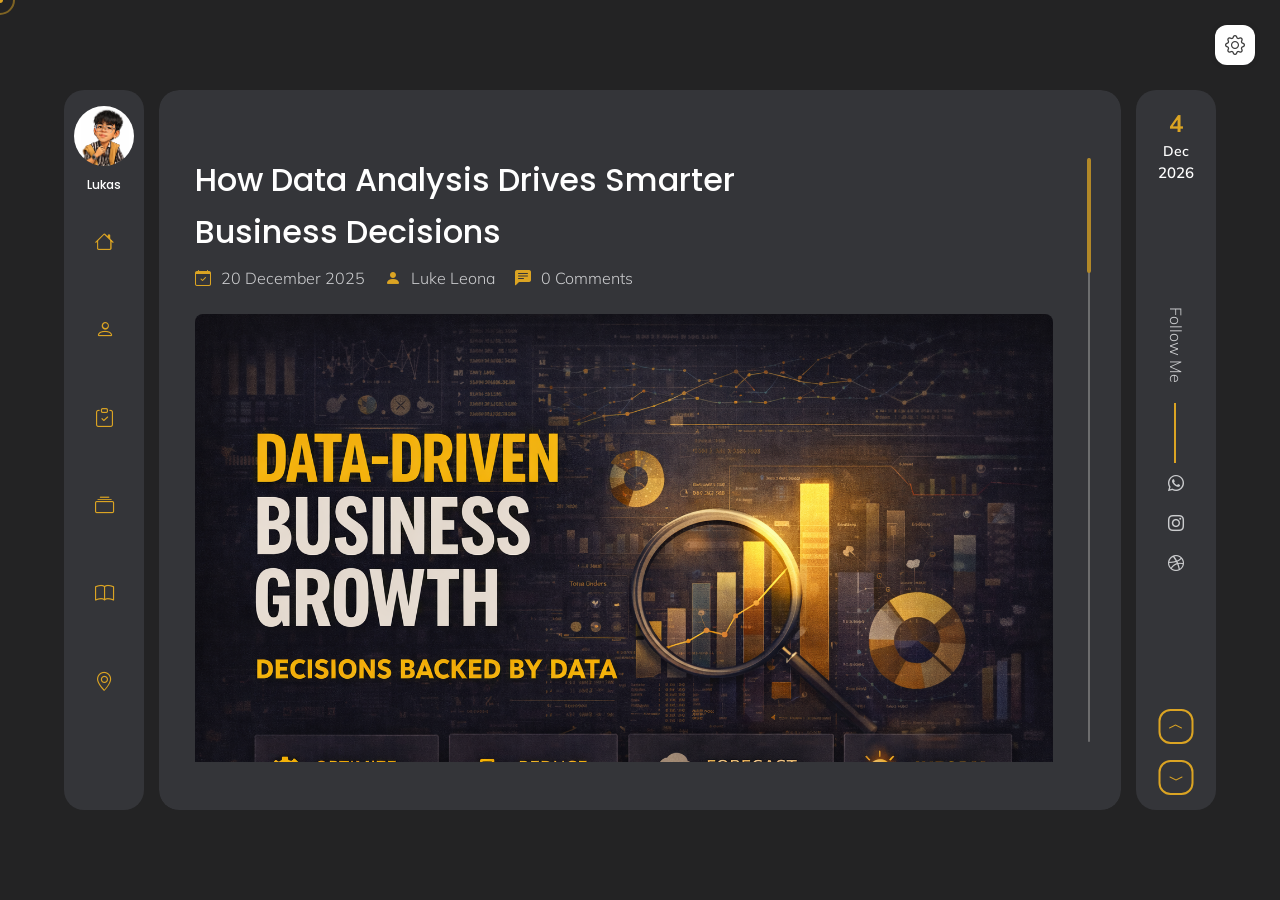
<file: lukas.com/demo/lukas/lukas-plus/blo1.html>
<!DOCTYPE html>
<html lang="en" class="max-width-d">
  
<head>
    <meta charset="UTF-8">
<meta name="viewport" content="width=device-width, initial-scale=1.0, maximum-scale=1.0, user-scalable=no" />
    <title>Lukas - Portfolio</title>
    <meta name="description" content="" />
    <meta name="keywords" content="" />
    <meta name="author" content="Retrina Group" />
    <!--  FavIcon  -->
    <link rel="shortcut icon" href="assets/img/favicon.png">
    <!-- Google Fonts -->
    <link href="https://fonts.googleapis.com/css?family=Muli:300,400,600,700" rel="stylesheet">
    <link href="https://fonts.googleapis.com/css?family=Poppins:400,500,600,700" rel="stylesheet">
    <!-- Bootstrap Css -->
    <link rel="stylesheet" href="assets/css/bootstrap.css">
    <!-- Bootstrap Icon -->
    <link rel="stylesheet" href="assets/css/bootstrap-icons.css">
    <!-- Malihu Jquery Custom ScrollBar Css -->
    <link rel="stylesheet" href="assets/css/jquery.mCustomScrollbar.css">
    <!-- Animate Css -->
    <link rel="stylesheet" href="assets/css/animate.min.css">
    <!-- Swiper Css -->
    <link rel="stylesheet" href="assets/css/owl.carousel.min.css">
    <!-- Magnific Popup Css -->
    <link rel="stylesheet" href="assets/css/magnific-popup.css">

    <!--  Custom Style Css  -->
    <link rel="stylesheet" href="assets/css/style.css">
    <!--  Color Css  -->
    <link rel="stylesheet" href="assets/colors/golden.css" id="option-color">
  </head>
  <body class="blog-single-page dark-arshia max-width-d">

    <!-- Preloader -->
    <div id="line-loader">
      <div class="middle-line"></div>
    </div>

    <!--   Menu Overlay Mobile -->
    <div class="menu-overlay d-none"></div>

    <!--   Right Side Start  -->
    <div class="right-side d-none d-lg-block">
      <div id="date"></div>
      <div class="social-box">
        <div class="follow-label">
          <span>Follow Me</span>
        </div>
        <div class="social d-none d-lg-block">
          <a href="javascript:void(0);">
            <i class="bi bi-whatsapp"></i>
          </a>
          <a href="javascript:void(0);">
            <i class="bi bi-instagram"></i>
          </a>
          <a href="javascript:void(0);">
            <i class="bi bi-dribbble"></i>
          </a>
        </div>
      </div>
      <div class="blog-next-prev-page">
        <a class="blog-prev-page bg-base-color hstack" href="webdesigner-dark.html#hero">
          <i class="bi bi-chevron-compact-up"></i>
        </a>
        <a class="blog-next-page bg-base-color mt-1 mt-lg-3 hstack" href="webdesigner-dark.html#hero">
          <i class="bi bi-chevron-compact-down"></i>
        </a>
      </div>
    </div>
    <!--  Right Side End  -->

    <!--  Left Side Start  -->
    <div class="left-side  nav-close">
      <div class="menu-content-align">
        <div class="left-side-image">
          <img src="assets/img/webdesigner/profile-img.png" alt="/">
        </div>
        <h1 class="mt-1">Lukas</h1>
        <div class="container d-lg-none d-inline-block">
          <div class="row">
            <div class="col-12 text-center">
              <p class="text-muted mb-0">Web Designer</p>
            </div>
          </div>
        </div>
      </div>
      <div class="menu-align">
        <ul class="list-group menu text-center " id="menu">
          <li class="list-group-item">
            <a href="webdesigner-dark.html#hero">
              <i class="bi bi-house"></i>
              <span>home</span>
            </a>
          </li>
          <li class="list-group-item">
            <a href="webdesigner-dark.html#about" class="custom-btn">
              <i class="bi bi-person"></i>
              <span>about</span>
            </a>
          </li>
          <li class="list-group-item">
            <a href="webdesigner-dark.html#resume">
              <i class="bi bi-clipboard-check"></i>
              <span>resume</span>
            </a>
          </li>
          <li class="list-group-item">
            <a href="webdesigner-dark.html#portfolio">
              <i class="bi bi-collection"></i>
              <span>works</span>
            </a>
          </li>
          <li class="list-group-item">
            <a href="webdesigner-dark.html#blog">
              <i class="bi bi-book"></i>
              <span>blog</span>
            </a>
          </li>
          <li class="list-group-item">
            <a href="webdesigner-dark.html#contact">
              <i class="bi bi-geo-alt"></i>
              <span>contact</span>
            </a>
          </li>
        </ul>
        <div class="menu-footer">
          <a class="download-cv primary-button mt-3 mb-4 d-lg-none" href="javascript:void(0);">Download CV</a>
          <div class="social d-lg-none d-block">
            <a href="javascript:void(0);" class="d-inline-block">
              <i class="bi bi-whatsapp"></i>
            </a>
            <a href="javascript:void(0);" class="d-inline-block mx-4">
              <i class="bi bi-instagram"></i>
            </a>
            <a href="javascript:void(0);" class="d-inline-block">
              <i class="bi bi-dribbble"></i>
            </a>
          </div>
        </div> 
      </div>
    </div>
    <!--  Left Side End  -->

    <!--  Main Start  -->
    <main id="main" class="main-2">

      <!--  blog Single Start  -->
   <section id="blog-single" class="blog-single section py-6">
    <div class="container">  
        <div class="row">
            <div class="col-lg-12 mt-3">
                <h2 class="header-title">
                    How Data Analysis Drives Smarter Business Decisions
                </h2>
                <div class="entry-meta">
                    <ul class="list-inline">
                        <li class="list-inline-item mb-3">
                            <a href="#"><i class="bi bi-calendar-check"></i> 20 December 2025</a>
                        </li>
                        <li class="list-inline-item mb-3">
                            <a href="#"><i class="bi bi-person-fill"></i> Luke Leona</a>
                        </li>
                        <li class="list-inline-item mb-4">
                            <a href="#"><i class="bi bi-chat-left-text-fill"></i> 0 Comments</a>
                        </li>
                    </ul>
                </div>
            </div>
        </div>

        <div class="row row-sticky">
            <div class="col-12 post-content">
                <div class="single-post">

                    <div class="entry-image">
                        <img src="assets/img/webdesigner/blog-single.png" alt="Data Analysis for Business">
                    </div>

                    <div class="entry-content">

                        <p class="mb-3">
                            In a rapidly evolving market, businesses can no longer rely on intuition alone.
                            <span class="text-warning fw-bold">Data analysis converts raw information into strategic direction</span>,
                            enabling leaders to make decisions backed by evidence rather than assumptions.
                        </p>

                        <div class="quotation bg-dark p-4 rounded border-start border-warning border-4 my-4">
                            <h6 class="font-italic mb-0 text-light">
                                "Organizations that treat data as an asset outperform those that treat it as an afterthought."
                            </h6>
                        </div>

                        <h3 class="mt-4 text-warning">1. Identifying Growth Opportunities</h3>

                        <p>
                            By analyzing sales trends, customer behavior, and product performance,
                            companies can pinpoint which offerings drive the highest revenue and which segments
                            generate the most lifetime value.
                        </p>

                        <ul class="about-description-box">
                            <li><p><span class="text-warning fw-bold">Customer Segmentation:</span> Target the right audience with precision marketing.</p></li>
                            <li><p><span class="text-warning fw-bold">Product Optimization:</span> Focus investment on high-performing products.</p></li>
                            <li><p><span class="text-warning fw-bold">Market Expansion:</span> Identify underserved geographic or demographic markets.</p></li>
                        </ul>

                        <h3 class="mt-5 text-warning">2. Reducing Operational Costs</h3>

                        <p>
                            Data analysis exposes inefficiencies hidden within daily operations.
                            Whether it is supply chain delays, excess inventory, or workflow bottlenecks,
                            <span class="text-warning fw-bold">analytics highlights areas where resources are being wasted.</span>
                        </p>

                        <div class="bg-dark p-4 rounded my-4 border border-warning">
                            <h6 class="text-warning mb-2">Business Impact</h6>
                            <p class="mb-0">
                                Even a 5% operational efficiency improvement can significantly increase
                                profit margins over time.
                            </p>
                        </div>

                        <h3 class="mt-5 text-warning">3. Forecasting & Predictive Insights</h3>

                        <p>
                            Predictive models allow businesses to anticipate demand, seasonality, and risk.
                            Instead of reacting to problems, organizations can prepare for them.
                        </p>

                        <ul>
                            <li>Forecast future sales volumes</li>
                            <li>Predict customer churn</li>
                            <li>Estimate inventory requirements</li>
                            <li>Identify financial risk patterns</li>
                        </ul>

                        <p class="mt-3">
                            <span class="text-warning fw-bold">
                                Proactive decision-making reduces uncertainty and increases resilience.
                            </span>
                        </p>

                        <h3 class="mt-5 text-warning">4. Strengthening Strategic Decision-Making</h3>

                        <p>
                            Data-driven organizations follow a structured analytics framework:
                        </p>

                        <ul>
                            <li><strong>Descriptive:</strong> What happened?</li>
                            <li><strong>Diagnostic:</strong> Why did it happen?</li>
                            <li><strong>Predictive:</strong> What will likely happen?</li>
                            <li><strong>Prescriptive:</strong> What action should we take?</li>
                        </ul>

                        <p>
                            When businesses integrate these layers, they build a complete
                            analytical ecosystem rather than isolated reports.
                        </p>

                        <h3 class="mt-5 text-warning">5. Building a Data-Driven Culture</h3>

                        <p>
                            The true competitive advantage lies not only in tools,
                            but in mindset. Companies that embed analytics into their culture:
                        </p>

                        <ul class="about-description-box">
                            <li><p>Encourage evidence-based discussions.</p></li>
                            <li><p>Reduce emotional bias in decision-making.</p></li>
                            <li><p>Align teams using measurable KPIs.</p></li>
                            <li><p>Continuously refine strategies through feedback loops.</p></li>
                        </ul>

                        <div class="bg-dark p-4 rounded mt-5 border-start border-warning border-4">
                            <h5 class="text-warning">Final Insight</h5>
                            <p class="mb-0">
                                Data analysis is no longer optional. It is a core business capability.
                                Organizations that leverage analytics effectively move from reactive management
                                to <span class="text-warning fw-bold">strategic, scalable growth.</span>
                            </p>
                        </div>

                        <div class="mt-5 text-center">
                            <h5 class="text-warning">Ready to Transform Data into Impact?</h5>
                            <p>
                                Start by asking better questions, collecting better data,
                                and turning insights into measurable actions.
                            </p>
                            <br>
                            <br>
                        </div>

                    </div>
                </div>
            </div>
        </div>
    </div>
                    <!--   Comments Start  -->
<!--                     <div class="comments mt-5">
                        <h3>Comments</h3>
                        <ul class="list-inline comments-list"> -->
                            <!--  Item 01  -->
                        <!--     <li class="list-inline-item">
                                <div class="comment-wrap">
                                    <div class="image-comment">
                                        <img src="assets/img/client-01.png" alt="/">
                                    </div>
                                    <div class="comment-content">
                                        <div class="comment-author">
                                            John Doe
                                            <p class="text-muted">
                                                <a href="#">June 24, 2021 at 10:45 am</a>
                                            </p>
                                        </div>
                                        <p class="mb-0">In a professional context it often happens that private or corporate clients corder a publication to be made.In a professional context it often happens that private.</p>
                                        <a href="#" class="comment-reply-link">
                                            <i class="lni lni-reply"></i>
                                        </a>
                                    </div>
                                </div>
                                <ul class="children">
                                    <li class="list-inline-item">
                                        <div class="comment-wrap">
                                            <div class="image-comment">
                                                <img src="assets/img/client-02.png" alt="/">
                                            </div>
                                            <div class="comment-content">
                                                <div class="comment-author">
                                                    Mary Jane
                                                    <p class="text-muted">
                                                        <a href="#">June 25, 2021 at 12:45 am</a>
                                                    </p>
                                                </div>
                                                <p class="mb-0">In a professional context it often happens that private or corporate clients corder a publication to be made.</p>
                                                <a href="#" class="comment-reply-link">
                                                    <i class="lni lni-reply"></i>
                                                </a>
                                            </div>
                                        </div>
                                    </li>
                                </ul>
                            </li> -->
                            <!--  Item 02  -->
                            <!-- <li class="list-inline-item">
                                <div class="comment-wrap">
                                    <div class="image-comment">
                                        <img src="assets/img/client-03.png" alt="/">
                                    </div>
                                    <div class="comment-content">
                                        <div class="comment-author">
                                            Jessy Doe
                                            <p class="text-muted">
                                                <a href="#">May14, 2021 at 04:55 pm</a>
                                            </p>
                                        </div>
                                        <p class="mb-0">In a professional context it often happens that private or corporate clients corder a publication to be made.In a professional context it often happens that private.</p>
                                        <a href="#" class="comment-reply-link">
                                            <i class="lni lni-reply"></i>
                                        </a>
                                    </div>
                                </div>
                            </li>
                        </ul>
                    </div> -->
                    <!--Blog Reply-->
                    <div class="contact-01">
                        <div class="contact mb-5">
                            <div class="contact-form">
                                <h3 class="text-left mb-4">Leave a comment</h3>
                                <div class="contact-box">
                                    <div class="contact-form">
                                        <form id="contactForm">
                                            <div class="row">
                                                <div class="col-lg-6 form-item">
                                                    <div class="form-group">
                                                        <input name="name" id="name" type="text" class="form-control" placeholder="First name*" required >
                                                    </div>
                                                </div>
                                                <div class="col-lg-6 form-item">
                                                    <div class="form-group">
                                                        <input name="email" id="email" type="email" class="form-control" placeholder="Your email*" required >
                                                    </div>
                                                </div>
                                                <div class="col-12 form-item">
                                                    <div class="form-group">
                                                        <textarea name="comments" id="comments" rows="4" class="form-control textarea" placeholder="Your message..." required></textarea>
                                                    </div>
                                                </div>
                                                <div class="col-sm-12 text-left">
                                                    <button class="primary-button border-0" id="submit-btn">Send Message</button>
                                                </div>
                                            </div>
                                        </form>
                                    </div>
                                </div>
                            </div>
                        </div>
                    </div>
                    
                </div>
          
            </div>
        </div>
    </section>
    <!--  blog Single End  --> 
    </main>
    <!--  Main End  -->

    <!--  Mobile Next and Prev Button Start -->
    <div class="mobile-blog-nav blog-next-prev-page d-lg-none">
      <a class="blog-prev-page bg-base-color hstack" href="webdesigner-dark.html#hero">
        <i class="bi bi-chevron-compact-left mx-auto"></i>
      </a>
      <a class="blog-next-page bg-base-color mt-1 mt-lg-3 hstack" href="webdesigner-dark.html#hero">
        <i class="bi bi-chevron-compact-right mx-auto"></i>
      </a>
    </div>
    <!--  Mobile Next and Prev Button End -->

    <!--  Navbar Button Mobile Start -->
    <div class="menu-toggle ">
      <span></span>
      <span></span>
      <span></span>
    </div>
    <!--  Navbar Button Mobile End -->

    <!--  Background Shapes Start  -->
    <div class="area">
      <ul class="circles">
        <li></li>
        <li></li>
        <li></li>
        <li></li>
        <li></li>
        <li></li>
        <li></li>
        <li></li>
        <li></li>
        <li></li>
      </ul>
    </div>
    <!--  Background Shapes End  -->
    <!--  Color Pallet  -->
    <div id="color-switcher" class="color-switcher">
      <div class="text-center color-pallet hide">
        <h6 class="theme-skin-title">Light &amp; Dark</h6>
        <ul class="color-scheme list-inline">
            <li class="list-inline-item">
                <a href="javascript:void(0)" class="light-scheme"><i class="bi bi-brightness-high"></i> Light</a>
            </li>
            <li class="list-inline-item">
                <a href="javascript:void(0)" class="dark-scheme active"><i class="bi bi-moon"></i> Dark</a>
            </li>
          </ul>
          <h6 class="text-center mt-3 text-dark">Select your color</h6>
          <ul class="pattern">
              <li>
                  <a class="color1" href="javascript:void(0)"></a>
              </li>
              <li>
                  <a class="color2" href="javascript:void(0)"></a>
              </li>
              <li>
                  <a class="color3" href="javascript:void(0)"></a>
              </li>
              <li>
                  <a class="color4" href="javascript:void(0)"></a>
              </li>
              <li>
                  <a class="color5" href="javascript:void(0)"></a>
              </li>
              <li>
                  <a class="color6" href="javascript:void(0)"></a>
              </li>
              <li>
                  <a class="color7" href="javascript:void(0)"></a>
              </li>
              <li>
                  <a class="color8" href="javascript:void(0)"></a>
              </li>
              <li>
                  <a class="color9" href="javascript:void(0)"></a>
              </li>
          </ul>
      </div>
      <div class="pallet-button hide">
          <a href="javascript:void(0)" class="cp-toggle"><i class="bi bi-gear"></i></a>
      </div>
    </div>

    <!-- Mouase Magic Cursor Start -->
    <div class="m-magic-cursor mmc-outer"></div>
	  <div class="m-magic-cursor mmc-inner"></div>
    <!-- Mouase Magic Cursor End -->

    <!--  JavaScripts  -->
    <!--  Jquery 3.4.1  -->
    <script src="assets/js/jquery-3.4.1.min.js"></script>
    <!--  Bootstrap Js  -->
    <script src="assets/js/bootstrap.js"></script>
    <!--  Malihu ScrollBar Js  -->
    <script src="assets/js/jquery.mCustomScrollbar.concat.min.js"></script>
    <!--  CountTo Js  -->
    <script src="assets/js/jquery.countTo.js"></script>
    <!--  Swiper Js  -->
    <script src="assets/js/owl.carousel.min.js"></script>
    <!--  Isotope Js  -->
    <script src="assets/js/isotope.pkgd.min.js"></script>
    <!--  Magnific Popup Js  -->
    <script src="assets/js/jquery.magnific-popup.min.js"></script>


    <script src="assets/js/luke.js"></script>
  <script defer src="https://static.cloudflareinsights.com/beacon.min.js/vcd15cbe7772f49c399c6a5babf22c1241717689176015" integrity="sha512-ZpsOmlRQV6y907TI0dKBHq9Md29nnaEIPlkf84rnaERnq6zvWvPUqr2ft8M1aS28oN72PdrCzSjY4U6VaAw1EQ==" data-cf-beacon='{"version":"2024.11.0","token":"398d0e35186742219fc4b15efc701f63","r":1,"server_timing":{"name":{"cfCacheStatus":true,"cfEdge":true,"cfExtPri":true,"cfL4":true,"cfOrigin":true,"cfSpeedBrain":true},"location_startswith":null}}' crossorigin="anonymous"></script>
</body>

</html>
</file>
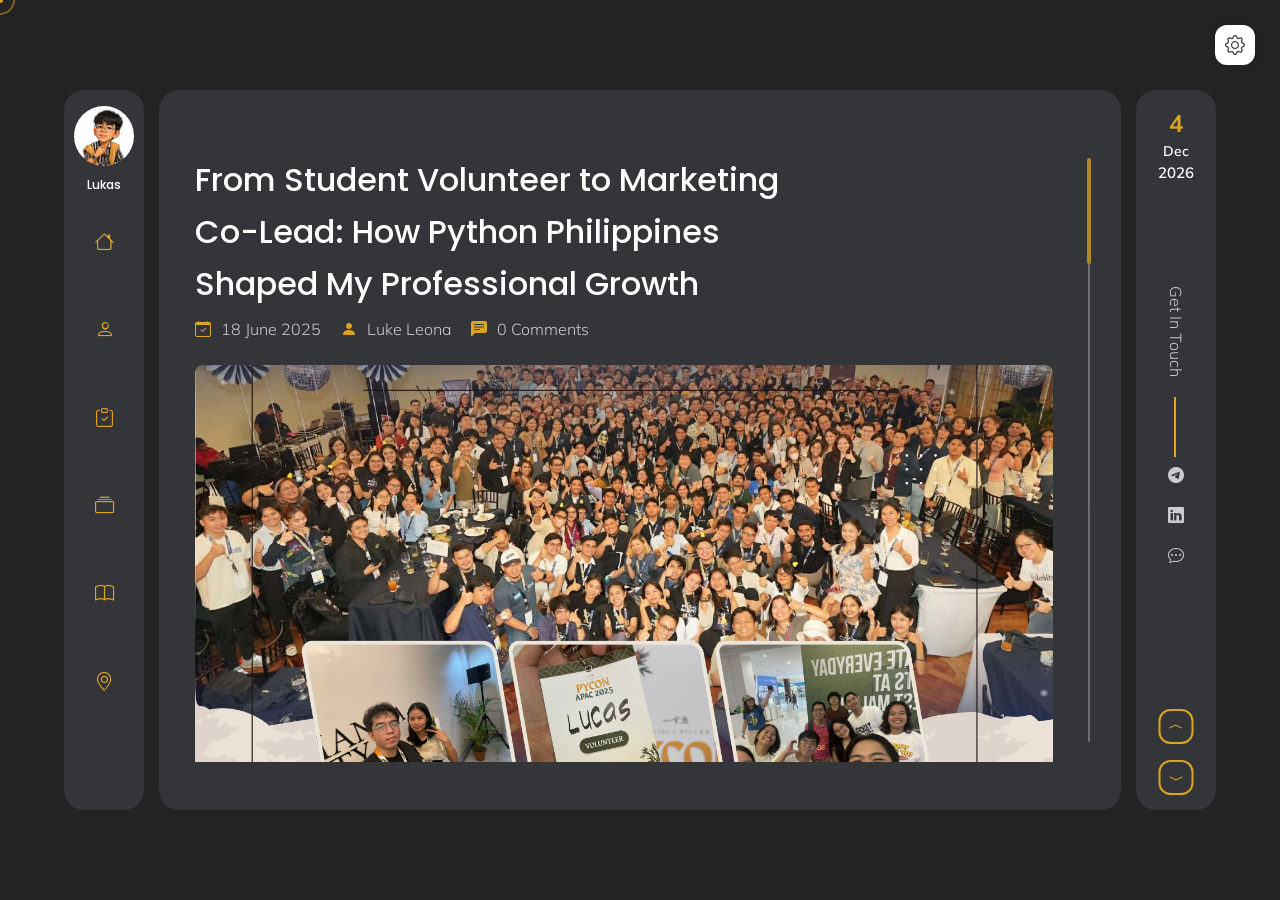
<file: lukas.com/demo/lukas/lukas-plus/blog2.html>
<!DOCTYPE html>
<html lang="en" class="max-width-d">
  
<head>
    <meta charset="UTF-8">
<meta name="viewport" content="width=device-width, initial-scale=1.0, maximum-scale=1.0, user-scalable=no" />
    <title>Lukas - Portfolio</title>
    <meta name="description" content="" />
    <meta name="keywords" content="" />
    <meta name="author" content="Retrina Group" />
    <!--  FavIcon  -->
    <link rel="shortcut icon" href="assets/img/favicon.png">
    <!-- Google Fonts -->
    <link href="https://fonts.googleapis.com/css?family=Muli:300,400,600,700" rel="stylesheet">
    <link href="https://fonts.googleapis.com/css?family=Poppins:400,500,600,700" rel="stylesheet">
    <!-- Bootstrap Css -->
    <link rel="stylesheet" href="assets/css/bootstrap.css">
    <!-- Bootstrap Icon -->
    <link rel="stylesheet" href="assets/css/bootstrap-icons.css">
    <!-- Malihu Jquery Custom ScrollBar Css -->
    <link rel="stylesheet" href="assets/css/jquery.mCustomScrollbar.css">
    <!-- Animate Css -->
    <link rel="stylesheet" href="assets/css/animate.min.css">
    <!-- Swiper Css -->
    <link rel="stylesheet" href="assets/css/owl.carousel.min.css">
    <!-- Magnific Popup Css -->
    <link rel="stylesheet" href="assets/css/magnific-popup.css">

    <!--  Custom Style Css  -->
    <link rel="stylesheet" href="assets/css/style.css">
    <!--  Color Css  -->
    <link rel="stylesheet" href="assets/colors/golden.css" id="option-color">
  </head>
  <body class="blog-single-page dark-arshia max-width-d">

    <!-- Preloader -->
    <div id="line-loader">
      <div class="middle-line"></div>
    </div>

    <!--   Menu Overlay Mobile -->
    <div class="menu-overlay d-none"></div>

    <!--   Right Side Start  -->
    <div class="right-side d-none d-lg-block">
      <div id="date"></div>
      <div class="social-box">
        <div class="follow-label">
          <span>Get In Touch</span>
        </div>
        <div class="social d-none d-lg-block">
<a href="https://t.me/pyrexu" target="_blank" rel="noopener noreferrer" class="d-inline-block">
  <i class="bi bi-telegram"></i>
</a>

<a href="https://www.linkedin.com/in/luke-mark-leona/" target="_blank" rel="noopener noreferrer" class="d-inline-block">
  <i class="bi bi-linkedin"></i>
</a>

<a href="https://invite.viber.com/?number=639934996221" target="_blank" rel="noopener noreferrer" class="d-inline-block">
  <i class="bi bi-chat-dots"></i>
</a>
        </div>
      </div>
      <div class="blog-next-prev-page">
        <a class="blog-prev-page bg-base-color hstack" href="webdesigner-dark.html#hero">
          <i class="bi bi-chevron-compact-up"></i>
        </a>
        <a class="blog-next-page bg-base-color mt-1 mt-lg-3 hstack" href="webdesigner-dark.html#hero">
          <i class="bi bi-chevron-compact-down"></i>
        </a>
      </div>
    </div>
    <!--  Right Side End  -->

    <!--  Left Side Start  -->
    <div class="left-side  nav-close">
      <div class="menu-content-align">
        <div class="left-side-image">
          <img src="assets/img/webdesigner/profile-img.png" alt="/">
        </div>
        <h1 class="mt-1">Lukas</h1>
        <div class="container d-lg-none d-inline-block">
          <div class="row">
            <div class="col-12 text-center">
              <p class="text-muted mb-0">Web Designer</p>
            </div>
          </div>
        </div>
      </div>
      <div class="menu-align">
        <ul class="list-group menu text-center " id="menu">
          <li class="list-group-item">
            <a href="webdesigner-dark.html#hero">
              <i class="bi bi-house"></i>
              <span>home</span>
            </a>
          </li>
          <li class="list-group-item">
            <a href="webdesigner-dark.html#about" class="custom-btn">
              <i class="bi bi-person"></i>
              <span>about</span>
            </a>
          </li>
          <li class="list-group-item">
            <a href="webdesigner-dark.html#resume">
              <i class="bi bi-clipboard-check"></i>
              <span>resume</span>
            </a>
          </li>
          <li class="list-group-item">
            <a href="webdesigner-dark.html#portfolio">
              <i class="bi bi-collection"></i>
              <span>works</span>
            </a>
          </li>
          <li class="list-group-item">
            <a href="webdesigner-dark.html#blog">
              <i class="bi bi-book"></i>
              <span>blog</span>
            </a>
          </li>
          <li class="list-group-item">
            <a href="webdesigner-dark.html#contact">
              <i class="bi bi-geo-alt"></i>
              <span>contact</span>
            </a>
          </li>
        </ul>
        <div class="menu-footer">
          <a class="download-cv primary-button mt-3 mb-4 d-lg-none" href="javascript:void(0);">Download CV</a>
          <div class="social d-lg-none d-block">
            <a href="javascript:void(0);" class="d-inline-block">
              <i class="bi bi-whatsapp"></i>
            </a>
            <a href="javascript:void(0);" class="d-inline-block mx-4">
              <i class="bi bi-instagram"></i>
            </a>
            <a href="javascript:void(0);" class="d-inline-block">
              <i class="bi bi-dribbble"></i>
            </a>
          </div>
        </div> 
      </div>
    </div>
    <!--  Left Side End  -->

    <!--  Main Start  -->
    <main id="main" class="main-2">
<section id="blog-single" class="blog-single section py-6">
    <div class="container">  
        <div class="row">
            <div class="col-lg-12 mt-3">
                <h2 class="header-title">
                    From Student Volunteer to Marketing Co-Lead: 
                    How Python Philippines Shaped My Professional Growth
                </h2>
                <div class="entry-meta">
                    <ul class="list-inline">
                        <li class="list-inline-item mb-3">
                            <a href="#"><i class="bi bi-calendar-check"></i> 18 June 2025</a>
                        </li>
                        <li class="list-inline-item mb-3">
                            <a href="#"><i class="bi bi-person-fill"></i> Luke Leona</a>
                        </li>
                        <li class="list-inline-item mb-4">
                            <a href="#"><i class="bi bi-chat-left-text-fill"></i> 0 Comments</a>
                        </li>
                    </ul>
                </div>
            </div>
        </div>

        <div class="row row-sticky">
            <div class="col-12 post-content">
                <div class="single-post">

                          <div class="entry-image">
                        <img src="assets/img/webdesigner/blogitem1.png" alt="Data Analysis for Business">
                    </div> 


                    <div class="entry-content">

                        <p>
                            Volunteering is often seen as an extracurricular activity — something you do outside academics. 
                            For me, however, 
                            <span class="text-warning fw-bold">
                                volunteerism became a defining chapter of my professional and personal growth.
                            </span>
                        </p>

                        <div class="quotation bg-dark p-4 rounded border-start border-warning border-4 my-4">
                            <h6 class="font-italic mb-0 text-light">
                                "Growth begins where comfort ends."
                            </h6>
                        </div>

                        <h3 class="text-warning mt-4">The Beginning: A Curious but Quiet Student</h3>

                        <p>
                            I joined <span class="text-warning fw-bold">Python Philippines</span> as a student volunteer driven by curiosity. 
                            I wanted to learn more about Python, technology, and community engagement.
                        </p>

                        <p>
                            But there was something people didn’t see — 
                            <span class="text-warning fw-bold">I lacked confidence in expressing my ideas.</span>
                            I would attend meetings filled with passionate discussions, yet I often chose silence.
                        </p>

                        <p>
                            I had ideas. I had opinions. But self-doubt would whisper:
                            <em>“What if it’s not good enough?”</em>
                            <em>“What if I say something wrong?”</em>
                        </p>

                        <p>
                            At that stage, I was growing technically — but not yet personally.
                        </p>

                        <h3 class="text-warning mt-5">The Turning Point</h3>

                        <p>
                            During one planning session for a community initiative, I had an idea to improve engagement strategy.
                            I hesitated — as usual. But this time, I chose differently.
                        </p>

                        <p>
                            I spoke.
                        </p>

                        <p>
                            My voice wasn’t perfect. My delivery wasn’t polished.
                            But the team listened. They asked questions. They refined the idea.
                            And eventually — it was implemented.
                        </p>

                        <div class="bg-dark p-4 rounded my-4 border border-warning">
                            <h6 class="text-warning mb-2">That Moment Changed Me</h6>
                            <p class="mb-0">
                                I realized that confidence is not about being certain —
                                it is about being willing to participate.
                            </p>
                        </div>

                        <h3 class="text-warning mt-5">Learning Beyond Code</h3>

                        <p>
                            Through continuous involvement in initiatives, campaigns, and event planning,
                            I gradually developed skills that no classroom could fully teach:
                        </p>

                        <ul class="about-description-box">
                            <li><p><span class="text-warning fw-bold">Communication:</span> Presenting ideas clearly and confidently.</p></li>
                            <li><p><span class="text-warning fw-bold">Leadership:</span> Taking ownership of responsibilities.</p></li>
                            <li><p><span class="text-warning fw-bold">Strategic Thinking:</span> Planning campaigns with measurable goals.</p></li>
                            <li><p><span class="text-warning fw-bold">Collaboration:</span> Working with diverse teams and professionals.</p></li>
                        </ul>

                        <h3 class="text-warning mt-5">From Volunteer to Marketing Co-Lead</h3>

                        <p>
                            Over time, I transitioned from a hesitant student volunteer to someone entrusted with leadership.
                            Eventually, I became 
                            <span class="text-warning fw-bold">Marketing Co-Lead.</span>
                        </p>

                        <p>
                            This role required accountability, strategic execution, and the ability to guide initiatives
                            that impacted an entire community.
                        </p>

                        <p>
                            The version of me who once avoided speaking in meetings was now leading discussions,
                            proposing campaigns, and helping shape organizational direction.
                        </p>

                        <div class="bg-dark p-4 rounded my-4 border border-warning">
                            <h6 class="text-warning mb-2">Leadership Realization</h6>
                            <p class="mb-0">
                                Leadership is not about being the loudest voice —
                                it is about having the courage to use your voice when it matters.
                            </p>
                        </div>

                        <h3 class="text-warning mt-5">How Python Philippines Shaped Me Professionally</h3>

                        <p>
                            Python Philippines accelerated my transition from student to professional.
                            It taught me that:
                        </p>

                        <ul>
                            <li>Technical knowledge must be supported by communication skills.</li>
                            <li>Community involvement builds real-world experience.</li>
                            <li>Confidence grows through action, not perfection.</li>
                            <li>Leadership is earned through consistency and reliability.</li>
                        </ul>

                        <p class="mt-4">
                            The organization did not just help me improve my technical foundation —
                            it strengthened my professional identity.
                        </p>

                        <div class="bg-dark p-4 rounded mt-5 border-start border-warning border-4">
                            <h5 class="text-warning">Final Reflection</h5>
                            <p class="mb-0">
                                My journey with Python Philippines is more than volunteer experience.
                                It is a story of transformation —
                                from self-doubt to self-belief,
                                from silent participation to confident leadership.
                                <span class="text-warning fw-bold">
                                    Volunteerism did not distract me from my career —
                                    it accelerated it.
                                </span>
                            </p>
                        </div>

                        <div class="mt-5 text-center">
                            <h5 class="text-warning">To Students and Aspiring Professionals</h5>
                            <p>
                                Do not wait until you feel “ready.”  
                                Growth happens when you contribute, even when you are unsure.
                                Confidence is built — not born.
                            </p>
                        </div>

                    </div>
                </div>
            </div>
        </div>
    </div>

                    <!--   Comments Start  -->
<!--                     <div class="comments mt-5">
                        <h3>Comments</h3>
                        <ul class="list-inline comments-list"> -->
                            <!--  Item 01  -->
                        <!--     <li class="list-inline-item">
                                <div class="comment-wrap">
                                    <div class="image-comment">
                                        <img src="assets/img/client-01.png" alt="/">
                                    </div>
                                    <div class="comment-content">
                                        <div class="comment-author">
                                            John Doe
                                            <p class="text-muted">
                                                <a href="#">June 24, 2021 at 10:45 am</a>
                                            </p>
                                        </div>
                                        <p class="mb-0">In a professional context it often happens that private or corporate clients corder a publication to be made.In a professional context it often happens that private.</p>
                                        <a href="#" class="comment-reply-link">
                                            <i class="lni lni-reply"></i>
                                        </a>
                                    </div>
                                </div>
                                <ul class="children">
                                    <li class="list-inline-item">
                                        <div class="comment-wrap">
                                            <div class="image-comment">
                                                <img src="assets/img/client-02.png" alt="/">
                                            </div>
                                            <div class="comment-content">
                                                <div class="comment-author">
                                                    Mary Jane
                                                    <p class="text-muted">
                                                        <a href="#">June 25, 2021 at 12:45 am</a>
                                                    </p>
                                                </div>
                                                <p class="mb-0">In a professional context it often happens that private or corporate clients corder a publication to be made.</p>
                                                <a href="#" class="comment-reply-link">
                                                    <i class="lni lni-reply"></i>
                                                </a>
                                            </div>
                                        </div>
                                    </li>
                                </ul>
                            </li> -->
                            <!--  Item 02  -->
                            <!-- <li class="list-inline-item">
                                <div class="comment-wrap">
                                    <div class="image-comment">
                                        <img src="assets/img/client-03.png" alt="/">
                                    </div>
                                    <div class="comment-content">
                                        <div class="comment-author">
                                            Jessy Doe
                                            <p class="text-muted">
                                                <a href="#">May14, 2021 at 04:55 pm</a>
                                            </p>
                                        </div>
                                        <p class="mb-0">In a professional context it often happens that private or corporate clients corder a publication to be made.In a professional context it often happens that private.</p>
                                        <a href="#" class="comment-reply-link">
                                            <i class="lni lni-reply"></i>
                                        </a>
                                    </div>
                                </div>
                            </li>
                        </ul>
                    </div> -->
                    <!--Blog Reply-->
                    <div class="contact-01">
                        <div class="contact mb-5">
                            <div class="contact-form">
                                <h3 class="text-left mb-4">Leave a comment</h3>
                                <div class="contact-box">
                                    <div class="contact-form">
                                        <form id="contactForm">
                                            <div class="row">
                                                <div class="col-lg-6 form-item">
                                                    <div class="form-group">
                                                        <input name="name" id="name" type="text" class="form-control" placeholder="First name*" required >
                                                    </div>
                                                </div>
                                                <div class="col-lg-6 form-item">
                                                    <div class="form-group">
                                                        <input name="email" id="email" type="email" class="form-control" placeholder="Your email*" required >
                                                    </div>
                                                </div>
                                                <div class="col-12 form-item">
                                                    <div class="form-group">
                                                        <textarea name="comments" id="comments" rows="4" class="form-control textarea" placeholder="Your message..." required></textarea>
                                                    </div>
                                                </div>
                                                <div class="col-sm-12 text-left">
                                                    <button class="primary-button border-0" id="submit-btn">Send Message</button>
                                                </div>
                                            </div>
                                        </form>
                                    </div>
                                </div>
                            </div>
                        </div>
                    </div>
                    
                </div>
          
            </div>
        </div>
    </section>
    <!--  blog Single End  --> 
    </main>
    <!--  Main End  -->

    <!--  Mobile Next and Prev Button Start -->
    <div class="mobile-blog-nav blog-next-prev-page d-lg-none">
      <a class="blog-prev-page bg-base-color hstack" href="webdesigner-dark.html#hero">
        <i class="bi bi-chevron-compact-left mx-auto"></i>
      </a>
      <a class="blog-next-page bg-base-color mt-1 mt-lg-3 hstack" href="webdesigner-dark.html#hero">
        <i class="bi bi-chevron-compact-right mx-auto"></i>
      </a>
    </div>
    <!--  Mobile Next and Prev Button End -->

    <!--  Navbar Button Mobile Start -->
    <div class="menu-toggle ">
      <span></span>
      <span></span>
      <span></span>
    </div>
    <!--  Navbar Button Mobile End -->

    <!--  Background Shapes Start  -->
    <div class="area">
      <ul class="circles">
        <li></li>
        <li></li>
        <li></li>
        <li></li>
        <li></li>
        <li></li>
        <li></li>
        <li></li>
        <li></li>
        <li></li>
      </ul>
    </div>
    <!--  Background Shapes End  -->
    <!--  Color Pallet  -->
    <div id="color-switcher" class="color-switcher">
      <div class="text-center color-pallet hide">
        <h6 class="theme-skin-title">Light &amp; Dark</h6>
        <ul class="color-scheme list-inline">
            <li class="list-inline-item">
                <a href="javascript:void(0)" class="light-scheme"><i class="bi bi-brightness-high"></i> Light</a>
            </li>
            <li class="list-inline-item">
                <a href="javascript:void(0)" class="dark-scheme active"><i class="bi bi-moon"></i> Dark</a>
            </li>
          </ul>
          <h6 class="text-center mt-3 text-dark">Select your color</h6>
          <ul class="pattern">
              <li>
                  <a class="color1" href="javascript:void(0)"></a>
              </li>
              <li>
                  <a class="color2" href="javascript:void(0)"></a>
              </li>
              <li>
                  <a class="color3" href="javascript:void(0)"></a>
              </li>
              <li>
                  <a class="color4" href="javascript:void(0)"></a>
              </li>
              <li>
                  <a class="color5" href="javascript:void(0)"></a>
              </li>
              <li>
                  <a class="color6" href="javascript:void(0)"></a>
              </li>
              <li>
                  <a class="color7" href="javascript:void(0)"></a>
              </li>
              <li>
                  <a class="color8" href="javascript:void(0)"></a>
              </li>
              <li>
                  <a class="color9" href="javascript:void(0)"></a>
              </li>
          </ul>
      </div>
      <div class="pallet-button hide">
          <a href="javascript:void(0)" class="cp-toggle"><i class="bi bi-gear"></i></a>
      </div>
    </div>

    <!-- Mouase Magic Cursor Start -->
    <div class="m-magic-cursor mmc-outer"></div>
	  <div class="m-magic-cursor mmc-inner"></div>
    <!-- Mouase Magic Cursor End -->

    <!--  JavaScripts  -->
    <!--  Jquery 3.4.1  -->
    <script src="assets/js/jquery-3.4.1.min.js"></script>
    <!--  Bootstrap Js  -->
    <script src="assets/js/bootstrap.js"></script>
    <!--  Malihu ScrollBar Js  -->
    <script src="assets/js/jquery.mCustomScrollbar.concat.min.js"></script>
    <!--  CountTo Js  -->
    <script src="assets/js/jquery.countTo.js"></script>
    <!--  Swiper Js  -->
    <script src="assets/js/owl.carousel.min.js"></script>
    <!--  Isotope Js  -->
    <script src="assets/js/isotope.pkgd.min.js"></script>
    <!--  Magnific Popup Js  -->
    <script src="assets/js/jquery.magnific-popup.min.js"></script>

  
    <script src="assets/js/luke.js"></script>
  <script defer src="https://static.cloudflareinsights.com/beacon.min.js/vcd15cbe7772f49c399c6a5babf22c1241717689176015" integrity="sha512-ZpsOmlRQV6y907TI0dKBHq9Md29nnaEIPlkf84rnaERnq6zvWvPUqr2ft8M1aS28oN72PdrCzSjY4U6VaAw1EQ==" data-cf-beacon='{"version":"2024.11.0","token":"398d0e35186742219fc4b15efc701f63","r":1,"server_timing":{"name":{"cfCacheStatus":true,"cfEdge":true,"cfExtPri":true,"cfL4":true,"cfOrigin":true,"cfSpeedBrain":true},"location_startswith":null}}' crossorigin="anonymous"></script>
</body>

</html>
</file>
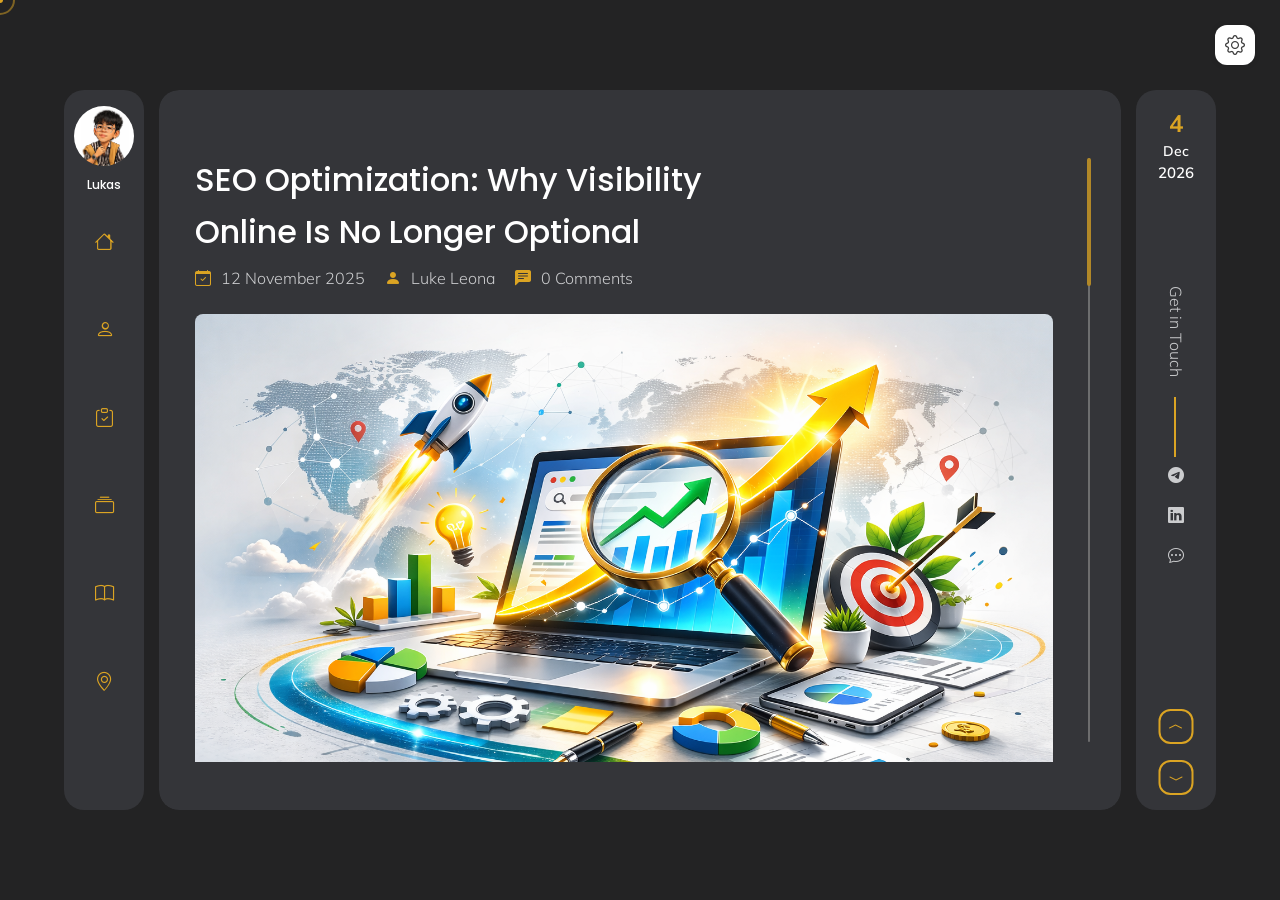
<file: lukas.com/demo/lukas/lukas-plus/blog3.html>
<!DOCTYPE html>
<html lang="en" class="max-width-d">
  
<head>
    <meta charset="UTF-8">
<meta name="viewport" content="width=device-width, initial-scale=1.0, maximum-scale=1.0, user-scalable=no" />
    <title>Lukas - Portfolio</title>
    <meta name="description" content="" />
    <meta name="keywords" content="" />
    <meta name="author" content="Retrina Group" />
    <!--  FavIcon  -->
    <link rel="shortcut icon" href="assets/img/favicon.png">
    <!-- Google Fonts -->
    <link href="https://fonts.googleapis.com/css?family=Muli:300,400,600,700" rel="stylesheet">
    <link href="https://fonts.googleapis.com/css?family=Poppins:400,500,600,700" rel="stylesheet">
    <!-- Bootstrap Css -->
    <link rel="stylesheet" href="assets/css/bootstrap.css">
    <!-- Bootstrap Icon -->
    <link rel="stylesheet" href="assets/css/bootstrap-icons.css">
    <!-- Malihu Jquery Custom ScrollBar Css -->
    <link rel="stylesheet" href="assets/css/jquery.mCustomScrollbar.css">
    <!-- Animate Css -->
    <link rel="stylesheet" href="assets/css/animate.min.css">
    <!-- Swiper Css -->
    <link rel="stylesheet" href="assets/css/owl.carousel.min.css">
    <!-- Magnific Popup Css -->
    <link rel="stylesheet" href="assets/css/magnific-popup.css">

    <!--  Custom Style Css  -->
    <link rel="stylesheet" href="assets/css/style.css">
    <!--  Color Css  -->
    <link rel="stylesheet" href="assets/colors/golden.css" id="option-color">
  </head>
  <body class="blog-single-page dark-arshia max-width-d">

    <!-- Preloader -->
    <div id="line-loader">
      <div class="middle-line"></div>
    </div>

    <!--   Menu Overlay Mobile -->
    <div class="menu-overlay d-none"></div>

    <!--   Right Side Start  -->
    <div class="right-side d-none d-lg-block">
      <div id="date"></div>
      <div class="social-box">
        <div class="follow-label">
          <span>Get in Touch</span>
        </div>
        <div class="social d-none d-lg-block">
<a href="https://t.me/pyrexu" target="_blank" rel="noopener noreferrer" class="d-inline-block">
  <i class="bi bi-telegram"></i>
</a>

<a href="https://www.linkedin.com/in/luke-mark-leona/" target="_blank" rel="noopener noreferrer" class="d-inline-block">
  <i class="bi bi-linkedin"></i>
</a>

<a href="https://invite.viber.com/?number=639934996221" target="_blank" rel="noopener noreferrer" class="d-inline-block">
  <i class="bi bi-chat-dots"></i>
</a>
        </div>
      </div>
      <div class="blog-next-prev-page">
        <a class="blog-prev-page bg-base-color hstack" href="webdesigner-dark.html#hero">
          <i class="bi bi-chevron-compact-up"></i>
        </a>
        <a class="blog-next-page bg-base-color mt-1 mt-lg-3 hstack" href="webdesigner-dark.html#hero">
          <i class="bi bi-chevron-compact-down"></i>
        </a>
      </div>
    </div>
    <!--  Right Side End  -->

    <!--  Left Side Start  -->
    <div class="left-side  nav-close">
      <div class="menu-content-align">
        <div class="left-side-image">
          <img src="assets/img/webdesigner/profile-img.png" alt="/">
        </div>
        <h1 class="mt-1">Lukas</h1>
        <div class="container d-lg-none d-inline-block">
          <div class="row">
            <div class="col-12 text-center">
              <p class="text-muted mb-0">Web Designer</p>
            </div>
          </div>
        </div>
      </div>
      <div class="menu-align">
        <ul class="list-group menu text-center " id="menu">
          <li class="list-group-item">
            <a href="webdesigner-dark.html#hero">
              <i class="bi bi-house"></i>
              <span>home</span>
            </a>
          </li>
          <li class="list-group-item">
            <a href="webdesigner-dark.html#about" class="custom-btn">
              <i class="bi bi-person"></i>
              <span>about</span>
            </a>
          </li>
          <li class="list-group-item">
            <a href="webdesigner-dark.html#resume">
              <i class="bi bi-clipboard-check"></i>
              <span>resume</span>
            </a>
          </li>
          <li class="list-group-item">
            <a href="webdesigner-dark.html#portfolio">
              <i class="bi bi-collection"></i>
              <span>works</span>
            </a>
          </li>
          <li class="list-group-item">
            <a href="webdesigner-dark.html#blog">
              <i class="bi bi-book"></i>
              <span>blog</span>
            </a>
          </li>
          <li class="list-group-item">
            <a href="webdesigner-dark.html#contact">
              <i class="bi bi-geo-alt"></i>
              <span>contact</span>
            </a>
          </li>
        </ul>
        <div class="menu-footer">
          <a class="download-cv primary-button mt-3 mb-4 d-lg-none" href="javascript:void(0);">Download CV</a>
          <div class="social d-lg-none d-block">
            <a href="javascript:void(0);" class="d-inline-block">
              <i class="bi bi-whatsapp"></i>
            </a>
            <a href="javascript:void(0);" class="d-inline-block mx-4">
              <i class="bi bi-instagram"></i>
            </a>
            <a href="javascript:void(0);" class="d-inline-block">
              <i class="bi bi-dribbble"></i>
            </a>
          </div>
        </div> 
      </div>
    </div>
    <!--  Left Side End  -->

    <!--  Main Start  -->
    <main id="main" class="main-2">
<section id="blog-single" class="blog-single section py-6">
    <div class="container">  
        <div class="row">
            <div class="col-lg-12 mt-3">
                <h2 class="header-title">
                    SEO Optimization: Why Visibility Online Is No Longer Optional
                </h2>
                <div class="entry-meta">
                    <ul class="list-inline">
                        <li class="list-inline-item mb-3">
                            <a href="#"><i class="bi bi-calendar-check"></i> 12 November 2025</a>
                        </li>
                        <li class="list-inline-item mb-3">
                            <a href="#"><i class="bi bi-person-fill"></i> Luke Leona</a>
                        </li>
                        <li class="list-inline-item mb-4">
                            <a href="#"><i class="bi bi-chat-left-text-fill"></i> 0 Comments</a>
                        </li>
                    </ul>
                </div>
            </div>
        </div>

        <div class="row row-sticky">
            <div class="col-12 post-content">
                <div class="single-post">

                    <div class="entry-image">
                        <img src="assets/img/webdesigner/blogitem2.png" alt="SEO Optimization Strategy">
                    </div>

                    <div class="entry-content">

                        <p>
                            In today’s digital environment, 
                            <span class="text-warning fw-bold">
                                visibility is credibility.
                            </span>
                            If your brand does not appear when people search for it — 
                            you are practically invisible.
                        </p>

                        <div class="quotation bg-dark p-4 rounded border-start border-warning border-4 my-4">
                            <h6 class="font-italic mb-0 text-light">
                                "If you’re not showing up online, you’re not competing."
                            </h6>
                        </div>

                        <h3 class="text-warning mt-4">The Importance of Being Visible Online</h3>

                        <p>
                            Search Engine Optimization (SEO) is not just about ranking on Google. 
                            It is about positioning your brand where your audience is already looking.
                        </p>

                        <p>
                            A strong SEO strategy increases:
                        </p>

                        <ul class="about-description-box">
                            <li><p><span class="text-warning fw-bold">Brand Awareness:</span> More visibility means more recognition.</p></li>
                            <li><p><span class="text-warning fw-bold">Trust & Authority:</span> High-ranking sites are perceived as credible.</p></li>
                            <li><p><span class="text-warning fw-bold">Organic Traffic:</span> Sustainable traffic without paid ads.</p></li>
                            <li><p><span class="text-warning fw-bold">Lead Generation:</span> Targeted audiences convert better.</p></li>
                        </ul>

                        <h3 class="text-warning mt-5">My Recent SEO Work</h3>

                        <p>
                            Recently, I worked on optimizing SEO strategies for a client project 
                        </p>

                        <p>
                            The approach focused on strategic content distribution and visibility enhancement:
                        </p>

                        <ul>
                            <li>Publishing optimized blogs and product-related articles.</li>
                            <li>Leveraging high-authority platforms and niche forums.</li>
                            <li>Improving keyword placement and contextual linking.</li>
                            <li>Strengthening backlink presence across relevant sites.</li>
                        </ul>

                        <div class="bg-dark p-4 rounded my-4 border border-warning">
                            <h6 class="text-warning mb-2">Strategic Visibility</h6>
                            <p class="mb-0">
                                SEO is not about random posting — it is about calculated visibility.
                                Every article, every forum entry, and every backlink serves a purpose.
                            </p>
                        </div>

                        <h3 class="text-warning mt-5">Why Content Distribution Matters</h3>

                        <p>
                            Uploading content alone is not enough. 
                            Strategic distribution ensures that the right audience discovers the right message.
                        </p>

                        <p>
                            Through consistent publishing and off-page optimization, 
                            brands gain search engine traction and improve domain authority over time.
                        </p>

                        <h3 class="text-warning mt-5">The Bigger Picture</h3>

                        <p>
                            SEO is a long-term investment. It builds digital presence, 
                            strengthens brand positioning, and enhances discoverability.
                        </p>

                        <p>
                            Businesses that prioritize SEO do not chase customers — 
                            they become discoverable by them.
                        </p>

                        <div class="bg-dark p-4 rounded mt-5 border-start border-warning border-4">
                            <h5 class="text-warning">Confidential Work Samples</h5>
                            <p class="mb-0">
                                Due to client privacy, detailed case studies are not publicly displayed.
                                <span class="text-warning fw-bold">
                                    Sample outputs and documentation may be requested via email.
                                </span>
                            </p>
                        </div>

                        <div class="mt-5 text-center">
                            <h5 class="text-warning">Final Thought</h5>
                            <p>
                                In a competitive digital landscape, being visible is not optional —
                                it is essential.
                                <span class="text-warning fw-bold">
                                    SEO transforms online presence into measurable business growth.
                                    <br>
                                      <br>
                                        <br>
                                </span>
                            </p>
                        </div>

                    </div>
                </div>
            </div>
        </div>
    </div>

                    <!--   Comments Start  -->
<!--                     <div class="comments mt-5">
                        <h3>Comments</h3>
                        <ul class="list-inline comments-list"> -->
                            <!--  Item 01  -->
                        <!--     <li class="list-inline-item">
                                <div class="comment-wrap">
                                    <div class="image-comment">
                                        <img src="assets/img/client-01.png" alt="/">
                                    </div>
                                    <div class="comment-content">
                                        <div class="comment-author">
                                            John Doe
                                            <p class="text-muted">
                                                <a href="#">June 24, 2021 at 10:45 am</a>
                                            </p>
                                        </div>
                                        <p class="mb-0">In a professional context it often happens that private or corporate clients corder a publication to be made.In a professional context it often happens that private.</p>
                                        <a href="#" class="comment-reply-link">
                                            <i class="lni lni-reply"></i>
                                        </a>
                                    </div>
                                </div>
                                <ul class="children">
                                    <li class="list-inline-item">
                                        <div class="comment-wrap">
                                            <div class="image-comment">
                                                <img src="assets/img/client-02.png" alt="/">
                                            </div>
                                            <div class="comment-content">
                                                <div class="comment-author">
                                                    Mary Jane
                                                    <p class="text-muted">
                                                        <a href="#">June 25, 2021 at 12:45 am</a>
                                                    </p>
                                                </div>
                                                <p class="mb-0">In a professional context it often happens that private or corporate clients corder a publication to be made.</p>
                                                <a href="#" class="comment-reply-link">
                                                    <i class="lni lni-reply"></i>
                                                </a>
                                            </div>
                                        </div>
                                    </li>
                                </ul>
                            </li> -->
                            <!--  Item 02  -->
                            <!-- <li class="list-inline-item">
                                <div class="comment-wrap">
                                    <div class="image-comment">
                                        <img src="assets/img/client-03.png" alt="/">
                                    </div>
                                    <div class="comment-content">
                                        <div class="comment-author">
                                            Jessy Doe
                                            <p class="text-muted">
                                                <a href="#">May14, 2021 at 04:55 pm</a>
                                            </p>
                                        </div>
                                        <p class="mb-0">In a professional context it often happens that private or corporate clients corder a publication to be made.In a professional context it often happens that private.</p>
                                        <a href="#" class="comment-reply-link">
                                            <i class="lni lni-reply"></i>
                                        </a>
                                    </div>
                                </div>
                            </li>
                        </ul>
                    </div> -->
                    <!--Blog Reply-->
                    <div class="contact-01">
                        <div class="contact mb-5">
                            <div class="contact-form">
                                <h3 class="text-left mb-4">Leave a comment</h3>
                                <div class="contact-box">
                                    <div class="contact-form">
                                        <form id="contactForm">
                                            <div class="row">
                                                <div class="col-lg-6 form-item">
                                                    <div class="form-group">
                                                        <input name="name" id="name" type="text" class="form-control" placeholder="First name*" required >
                                                    </div>
                                                </div>
                                                <div class="col-lg-6 form-item">
                                                    <div class="form-group">
                                                        <input name="email" id="email" type="email" class="form-control" placeholder="Your email*" required >
                                                    </div>
                                                </div>
                                                <div class="col-12 form-item">
                                                    <div class="form-group">
                                                        <textarea name="comments" id="comments" rows="4" class="form-control textarea" placeholder="Your message..." required></textarea>
                                                    </div>
                                                </div>
                                                <div class="col-sm-12 text-left">
                                                    <button class="primary-button border-0" id="submit-btn">Send Message</button>
                                                </div>
                                            </div>
                                        </form>
                                    </div>
                                </div>
                            </div>
                        </div>
                    </div>
                    
                </div>
          
            </div>
        </div>
    </section>
    <!--  blog Single End  --> 
    </main>
    <!--  Main End  -->

    <!--  Mobile Next and Prev Button Start -->
    <div class="mobile-blog-nav blog-next-prev-page d-lg-none">
      <a class="blog-prev-page bg-base-color hstack" href="webdesigner-dark.html#hero">
        <i class="bi bi-chevron-compact-left mx-auto"></i>
      </a>
      <a class="blog-next-page bg-base-color mt-1 mt-lg-3 hstack" href="webdesigner-dark.html#hero">
        <i class="bi bi-chevron-compact-right mx-auto"></i>
      </a>
    </div>
    <!--  Mobile Next and Prev Button End -->

    <!--  Navbar Button Mobile Start -->
    <div class="menu-toggle ">
      <span></span>
      <span></span>
      <span></span>
    </div>
    <!--  Navbar Button Mobile End -->

    <!--  Background Shapes Start  -->
    <div class="area">
      <ul class="circles">
        <li></li>
        <li></li>
        <li></li>
        <li></li>
        <li></li>
        <li></li>
        <li></li>
        <li></li>
        <li></li>
        <li></li>
      </ul>
    </div>
    <!--  Background Shapes End  -->
    <!--  Color Pallet  -->
    <div id="color-switcher" class="color-switcher">
      <div class="text-center color-pallet hide">
        <h6 class="theme-skin-title">Light &amp; Dark</h6>
        <ul class="color-scheme list-inline">
            <li class="list-inline-item">
                <a href="javascript:void(0)" class="light-scheme"><i class="bi bi-brightness-high"></i> Light</a>
            </li>
            <li class="list-inline-item">
                <a href="javascript:void(0)" class="dark-scheme active"><i class="bi bi-moon"></i> Dark</a>
            </li>
          </ul>
          <h6 class="text-center mt-3 text-dark">Select your color</h6>
          <ul class="pattern">
              <li>
                  <a class="color1" href="javascript:void(0)"></a>
              </li>
              <li>
                  <a class="color2" href="javascript:void(0)"></a>
              </li>
              <li>
                  <a class="color3" href="javascript:void(0)"></a>
              </li>
              <li>
                  <a class="color4" href="javascript:void(0)"></a>
              </li>
              <li>
                  <a class="color5" href="javascript:void(0)"></a>
              </li>
              <li>
                  <a class="color6" href="javascript:void(0)"></a>
              </li>
              <li>
                  <a class="color7" href="javascript:void(0)"></a>
              </li>
              <li>
                  <a class="color8" href="javascript:void(0)"></a>
              </li>
              <li>
                  <a class="color9" href="javascript:void(0)"></a>
              </li>
          </ul>
      </div>
      <div class="pallet-button hide">
          <a href="javascript:void(0)" class="cp-toggle"><i class="bi bi-gear"></i></a>
      </div>
    </div>

    <!-- Mouase Magic Cursor Start -->
    <div class="m-magic-cursor mmc-outer"></div>
	  <div class="m-magic-cursor mmc-inner"></div>
    <!-- Mouase Magic Cursor End -->

    <!--  JavaScripts  -->
    <!--  Jquery 3.4.1  -->
    <script src="assets/js/jquery-3.4.1.min.js"></script>
    <!--  Bootstrap Js  -->
    <script src="assets/js/bootstrap.js"></script>
    <!--  Malihu ScrollBar Js  -->
    <script src="assets/js/jquery.mCustomScrollbar.concat.min.js"></script>
    <!--  CountTo Js  -->
    <script src="assets/js/jquery.countTo.js"></script>
    <!--  Swiper Js  -->
    <script src="assets/js/owl.carousel.min.js"></script>
    <!--  Isotope Js  -->
    <script src="assets/js/isotope.pkgd.min.js"></script>
    <!--  Magnific Popup Js  -->
    <script src="assets/js/jquery.magnific-popup.min.js"></script>

  
    <script src="assets/js/luke.js"></script>
  <script defer src="https://static.cloudflareinsights.com/beacon.min.js/vcd15cbe7772f49c399c6a5babf22c1241717689176015" integrity="sha512-ZpsOmlRQV6y907TI0dKBHq9Md29nnaEIPlkf84rnaERnq6zvWvPUqr2ft8M1aS28oN72PdrCzSjY4U6VaAw1EQ==" data-cf-beacon='{"version":"2024.11.0","token":"398d0e35186742219fc4b15efc701f63","r":1,"server_timing":{"name":{"cfCacheStatus":true,"cfEdge":true,"cfExtPri":true,"cfL4":true,"cfOrigin":true,"cfSpeedBrain":true},"location_startswith":null}}' crossorigin="anonymous"></script>
</body>

</html>
</file>
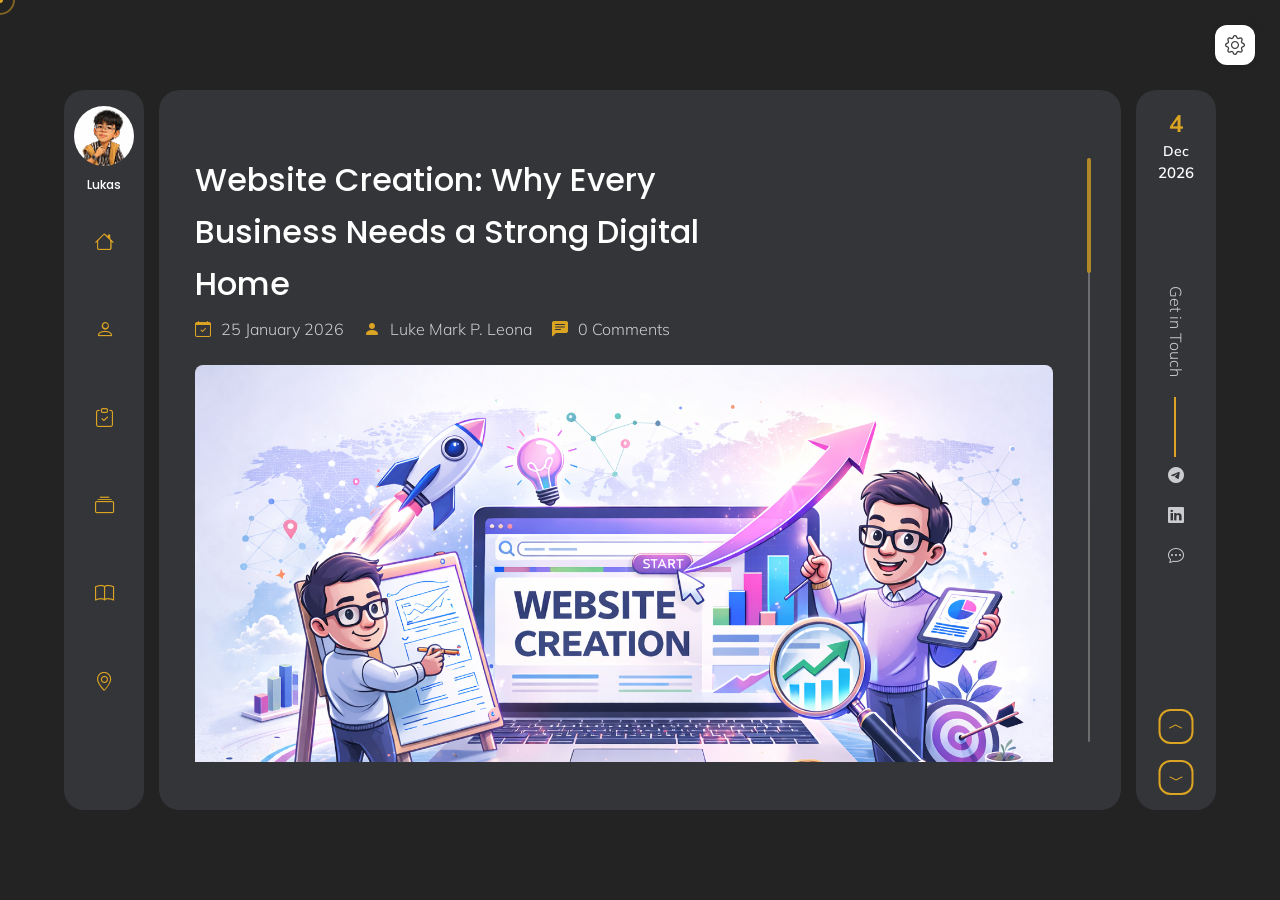
<file: lukas.com/demo/lukas/lukas-plus/blog4.html>
<!DOCTYPE html>
<html lang="en" class="max-width-d">
  
<head>
    <meta charset="UTF-8">
<meta name="viewport" content="width=device-width, initial-scale=1.0, maximum-scale=1.0, user-scalable=no" />
    <title>Lukas - Portfolio</title>
    <meta name="description" content="" />
    <meta name="keywords" content="" />
    <meta name="author" content="Retrina Group" />
    <!--  FavIcon  -->
    <link rel="shortcut icon" href="assets/img/favicon.png">
    <!-- Google Fonts -->
    <link href="https://fonts.googleapis.com/css?family=Muli:300,400,600,700" rel="stylesheet">
    <link href="https://fonts.googleapis.com/css?family=Poppins:400,500,600,700" rel="stylesheet">
    <!-- Bootstrap Css -->
    <link rel="stylesheet" href="assets/css/bootstrap.css">
    <!-- Bootstrap Icon -->
    <link rel="stylesheet" href="assets/css/bootstrap-icons.css">
    <!-- Malihu Jquery Custom ScrollBar Css -->
    <link rel="stylesheet" href="assets/css/jquery.mCustomScrollbar.css">
    <!-- Animate Css -->
    <link rel="stylesheet" href="assets/css/animate.min.css">
    <!-- Swiper Css -->
    <link rel="stylesheet" href="assets/css/owl.carousel.min.css">
    <!-- Magnific Popup Css -->
    <link rel="stylesheet" href="assets/css/magnific-popup.css">

    <!--  Custom Style Css  -->
    <link rel="stylesheet" href="assets/css/style.css">
    <!--  Color Css  -->
    <link rel="stylesheet" href="assets/colors/golden.css" id="option-color">
  </head>
  <body class="blog-single-page dark-arshia max-width-d">

    <!-- Preloader -->
    <div id="line-loader">
      <div class="middle-line"></div>
    </div>

    <!--   Menu Overlay Mobile -->
    <div class="menu-overlay d-none"></div>

    <!--   Right Side Start  -->
    <div class="right-side d-none d-lg-block">
      <div id="date"></div>
      <div class="social-box">
        <div class="follow-label">
          <span>Get in Touch</span>
        </div>
        <div class="social d-none d-lg-block">
<a href="https://t.me/pyrexu" target="_blank" rel="noopener noreferrer" class="d-inline-block">
  <i class="bi bi-telegram"></i>
</a>

<a href="https://www.linkedin.com/in/luke-mark-leona/" target="_blank" rel="noopener noreferrer" class="d-inline-block">
  <i class="bi bi-linkedin"></i>
</a>

<a href="https://invite.viber.com/?number=639934996221" target="_blank" rel="noopener noreferrer" class="d-inline-block">
  <i class="bi bi-chat-dots"></i>
</a>
        </div>
      </div>
      <div class="blog-next-prev-page">
        <a class="blog-prev-page bg-base-color hstack" href="webdesigner-dark.html#hero">
          <i class="bi bi-chevron-compact-up"></i>
        </a>
        <a class="blog-next-page bg-base-color mt-1 mt-lg-3 hstack" href="webdesigner-dark.html#hero">
          <i class="bi bi-chevron-compact-down"></i>
        </a>
      </div>
    </div>
    <!--  Right Side End  -->

    <!--  Left Side Start  -->
    <div class="left-side  nav-close">
      <div class="menu-content-align">
        <div class="left-side-image">
          <img src="assets/img/webdesigner/profile-img.png" alt="/">
        </div>
        <h1 class="mt-1">Lukas</h1>
        <div class="container d-lg-none d-inline-block">
          <div class="row">
            <div class="col-12 text-center">
              <p class="text-muted mb-0">Web Designer</p>
            </div>
          </div>
        </div>
      </div>
      <div class="menu-align">
        <ul class="list-group menu text-center " id="menu">
          <li class="list-group-item">
            <a href="webdesigner-dark.html#hero">
              <i class="bi bi-house"></i>
              <span>home</span>
            </a>
          </li>
          <li class="list-group-item">
            <a href="webdesigner-dark.html#about" class="custom-btn">
              <i class="bi bi-person"></i>
              <span>about</span>
            </a>
          </li>
          <li class="list-group-item">
            <a href="webdesigner-dark.html#resume">
              <i class="bi bi-clipboard-check"></i>
              <span>resume</span>
            </a>
          </li>
          <li class="list-group-item">
            <a href="webdesigner-dark.html#portfolio">
              <i class="bi bi-collection"></i>
              <span>works</span>
            </a>
          </li>
          <li class="list-group-item">
            <a href="webdesigner-dark.html#blog">
              <i class="bi bi-book"></i>
              <span>blog</span>
            </a>
          </li>
          <li class="list-group-item">
            <a href="webdesigner-dark.html#contact">
              <i class="bi bi-geo-alt"></i>
              <span>contact</span>
            </a>
          </li>
        </ul>
        <div class="menu-footer">
          <a class="download-cv primary-button mt-3 mb-4 d-lg-none" href="javascript:void(0);">Download CV</a>
          <div class="social d-lg-none d-block">
            <a href="javascript:void(0);" class="d-inline-block">
              <i class="bi bi-whatsapp"></i>
            </a>
            <a href="javascript:void(0);" class="d-inline-block mx-4">
              <i class="bi bi-instagram"></i>
            </a>
            <a href="javascript:void(0);" class="d-inline-block">
              <i class="bi bi-dribbble"></i>
            </a>
          </div>
        </div> 
      </div>
    </div>
    <!--  Left Side End  -->

    <!--  Main Start  -->
    <main id="main" class="main-2">
<section id="blog-single" class="blog-single section py-6">
    <div class="container">  
        <div class="row">
            <div class="col-lg-12 mt-3">
                <h2 class="header-title">
                    Website Creation: Why Every Business Needs a Strong Digital Home
                </h2>
                <div class="entry-meta">
                    <ul class="list-inline">
                        <li class="list-inline-item mb-3">
                            <a href="#"><i class="bi bi-calendar-check"></i> 25 January 2026</a>
                        </li>
                        <li class="list-inline-item mb-3">
                            <a href="#"><i class="bi bi-person-fill"></i> Luke Mark P. Leona</a>
                        </li>
                        <li class="list-inline-item mb-4">
                            <a href="#"><i class="bi bi-chat-left-text-fill"></i> 0 Comments</a>
                        </li>
                    </ul>
                </div>
            </div>
        </div>

        <div class="row row-sticky">
            <div class="col-12 post-content">
                <div class="single-post">

                    <div class="entry-image">
                        <img src="assets/img/webdesigner/blogitem3.png" alt="Website Creation for Business">
                    </div>

                    <div class="entry-content">

                        <p>
                            In today’s digital-first world, a website is no longer optional — 
                            <span class="text-warning fw-bold">
                                it is the foundation of your brand’s credibility.
                            </span>
                        </p>

                        <p>
                            Whether you run a startup, a small local business, or an established company,
                            your website acts as your digital headquarters — available 24/7,
                            accessible anywhere, and scalable as your business grows.
                        </p>

                        <div class="quotation bg-dark p-4 rounded border-start border-warning border-4 my-4">
                            <h6 class="font-italic mb-0 text-light">
                                "Your website is not just a platform — it is your digital first impression."
                            </h6>
                        </div>

                        <h3 class="text-warning mt-4">Why a Website Matters for Business</h3>

                        <p>
                            Many businesses rely solely on social media. While platforms are powerful,
                            they are rented spaces. A website, however, is owned digital property.
                        </p>

                        <ul class="about-description-box">
                            <li>
                                <p><span class="text-warning fw-bold">Credibility & Trust:</span> 
                                Customers trust businesses with professional websites more than those without one.</p>
                            </li>
                            <li>
                                <p><span class="text-warning fw-bold">24/7 Accessibility:</span> 
                                Your products and services are available anytime.</p>
                            </li>
                            <li>
                                <p><span class="text-warning fw-bold">Brand Control:</span> 
                                You fully control design, messaging, and customer experience.</p>
                            </li>
                            <li>
                                <p><span class="text-warning fw-bold">Lead Generation:</span> 
                                Forms, bookings, and inquiries convert visitors into customers.</p>
                            </li>
                        </ul>

                        <h3 class="text-warning mt-5">A Website Is More Than Design</h3>

                        <p>
                            Modern website creation goes beyond aesthetics. 
                            It involves strategy, structure, performance optimization, and user experience.
                        </p>

                        <p>
                            A well-built website includes:
                        </p>

                        <ul>
                            <li>Clear navigation and intuitive user flow.</li>
                            <li>Mobile responsiveness across devices.</li>
                            <li>Fast loading speeds for better retention.</li>
                            <li>SEO-ready structure for search visibility.</li>
                            <li>Conversion-focused layouts.</li>
                        </ul>

                        <div class="bg-dark p-4 rounded my-4 border border-warning">
                            <h6 class="text-warning mb-2">Strategic Development</h6>
                            <p class="mb-0">
                                A successful website is not built randomly — 
                                it is designed around business objectives and measurable results.
                            </p>
                        </div>

                        <h3 class="text-warning mt-5">Competitive Advantage in the Digital Era</h3>

                        <p>
                            In competitive industries, businesses without websites lose opportunities daily.
                            Consumers research before purchasing. If they cannot find you online,
                            they will find your competitors.
                        </p>

                        <p>
                            A professional website:
                        </p>

                        <ul>
                            <li>Positions you as an authority in your field.</li>
                            <li>Supports digital marketing campaigns.</li>
                            <li>Enhances SEO performance.</li>
                            <li>Strengthens customer engagement.</li>
                        </ul>

                        <h3 class="text-warning mt-5">Long-Term Business Asset</h3>

                        <p>
                            Unlike paid ads that stop delivering once you stop paying,
                            a website continues to generate value over time.
                        </p>

                        <p>
                            It becomes:
                        </p>

                        <ul>
                            <li>A portfolio of your work.</li>
                            <li>A content hub for blogs and updates.</li>
                            <li>A digital storefront for products or services.</li>
                            <li>A communication bridge between brand and audience.</li>
                        </ul>

                        <div class="bg-dark p-4 rounded mt-5 border-start border-warning border-4">
                            <h5 class="text-warning">Final Insight</h5>
                            <p class="mb-0">
                                Businesses that invest in website creation are not just building pages —
                                they are building digital authority, visibility, and sustainable growth.
                                <span class="text-warning fw-bold">
                                    In a connected world, your website is your most powerful business tool.
                                </span>
                            </p>
                        </div>

                        <div class="mt-5 text-center">
                            <h5 class="text-warning">Thinking of Building or Improving Your Website?</h5>
                            <p>
                                Start with strategy. Design with purpose. Build with performance in mind.
                                The right website does not just exist — it performs.
                            </p>
                            <br>
                            <br>
                            <br>
                        </div>

                    </div>
                </div>
            </div>
        </div>
    </div>


                    <!--   Comments Start  -->
<!--                     <div class="comments mt-5">
                        <h3>Comments</h3>
                        <ul class="list-inline comments-list"> -->
                            <!--  Item 01  -->
                        <!--     <li class="list-inline-item">
                                <div class="comment-wrap">
                                    <div class="image-comment">
                                        <img src="assets/img/client-01.png" alt="/">
                                    </div>
                                    <div class="comment-content">
                                        <div class="comment-author">
                                            John Doe
                                            <p class="text-muted">
                                                <a href="#">June 24, 2021 at 10:45 am</a>
                                            </p>
                                        </div>
                                        <p class="mb-0">In a professional context it often happens that private or corporate clients corder a publication to be made.In a professional context it often happens that private.</p>
                                        <a href="#" class="comment-reply-link">
                                            <i class="lni lni-reply"></i>
                                        </a>
                                    </div>
                                </div>
                                <ul class="children">
                                    <li class="list-inline-item">
                                        <div class="comment-wrap">
                                            <div class="image-comment">
                                                <img src="assets/img/client-02.png" alt="/">
                                            </div>
                                            <div class="comment-content">
                                                <div class="comment-author">
                                                    Mary Jane
                                                    <p class="text-muted">
                                                        <a href="#">June 25, 2021 at 12:45 am</a>
                                                    </p>
                                                </div>
                                                <p class="mb-0">In a professional context it often happens that private or corporate clients corder a publication to be made.</p>
                                                <a href="#" class="comment-reply-link">
                                                    <i class="lni lni-reply"></i>
                                                </a>
                                            </div>
                                        </div>
                                    </li>
                                </ul>
                            </li> -->
                            <!--  Item 02  -->
                            <!-- <li class="list-inline-item">
                                <div class="comment-wrap">
                                    <div class="image-comment">
                                        <img src="assets/img/client-03.png" alt="/">
                                    </div>
                                    <div class="comment-content">
                                        <div class="comment-author">
                                            Jessy Doe
                                            <p class="text-muted">
                                                <a href="#">May14, 2021 at 04:55 pm</a>
                                            </p>
                                        </div>
                                        <p class="mb-0">In a professional context it often happens that private or corporate clients corder a publication to be made.In a professional context it often happens that private.</p>
                                        <a href="#" class="comment-reply-link">
                                            <i class="lni lni-reply"></i>
                                        </a>
                                    </div>
                                </div>
                            </li>
                        </ul>
                    </div> -->
                    <!--Blog Reply-->
                    <div class="contact-01">
                        <div class="contact mb-5">
                            <div class="contact-form">
                                <h3 class="text-left mb-4">Leave a comment</h3>
                                <div class="contact-box">
                                    <div class="contact-form">
                                        <form id="contactForm">
                                            <div class="row">
                                                <div class="col-lg-6 form-item">
                                                    <div class="form-group">
                                                        <input name="name" id="name" type="text" class="form-control" placeholder="First name*" required >
                                                    </div>
                                                </div>
                                                <div class="col-lg-6 form-item">
                                                    <div class="form-group">
                                                        <input name="email" id="email" type="email" class="form-control" placeholder="Your email*" required >
                                                    </div>
                                                </div>
                                                <div class="col-12 form-item">
                                                    <div class="form-group">
                                                        <textarea name="comments" id="comments" rows="4" class="form-control textarea" placeholder="Your message..." required></textarea>
                                                    </div>
                                                </div>
                                                <div class="col-sm-12 text-left">
                                                    <button class="primary-button border-0" id="submit-btn">Send Message</button>
                                                </div>
                                            </div>
                                        </form>
                                    </div>
                                </div>
                            </div>
                        </div>
                    </div>
                    
                </div>
          
            </div>
        </div>
    </section>
    <!--  blog Single End  --> 
    </main>
    <!--  Main End  -->

    <!--  Mobile Next and Prev Button Start -->
    <div class="mobile-blog-nav blog-next-prev-page d-lg-none">
      <a class="blog-prev-page bg-base-color hstack" href="webdesigner-dark.html#hero">
        <i class="bi bi-chevron-compact-left mx-auto"></i>
      </a>
      <a class="blog-next-page bg-base-color mt-1 mt-lg-3 hstack" href="webdesigner-dark.html#hero">
        <i class="bi bi-chevron-compact-right mx-auto"></i>
      </a>
    </div>
    <!--  Mobile Next and Prev Button End -->

    <!--  Navbar Button Mobile Start -->
    <div class="menu-toggle ">
      <span></span>
      <span></span>
      <span></span>
    </div>
    <!--  Navbar Button Mobile End -->

    <!--  Background Shapes Start  -->
    <div class="area">
      <ul class="circles">
        <li></li>
        <li></li>
        <li></li>
        <li></li>
        <li></li>
        <li></li>
        <li></li>
        <li></li>
        <li></li>
        <li></li>
      </ul>
    </div>
    <!--  Background Shapes End  -->
    <!--  Color Pallet  -->
    <div id="color-switcher" class="color-switcher">
      <div class="text-center color-pallet hide">
        <h6 class="theme-skin-title">Light &amp; Dark</h6>
        <ul class="color-scheme list-inline">
            <li class="list-inline-item">
                <a href="javascript:void(0)" class="light-scheme"><i class="bi bi-brightness-high"></i> Light</a>
            </li>
            <li class="list-inline-item">
                <a href="javascript:void(0)" class="dark-scheme active"><i class="bi bi-moon"></i> Dark</a>
            </li>
          </ul>
          <h6 class="text-center mt-3 text-dark">Select your color</h6>
          <ul class="pattern">
              <li>
                  <a class="color1" href="javascript:void(0)"></a>
              </li>
              <li>
                  <a class="color2" href="javascript:void(0)"></a>
              </li>
              <li>
                  <a class="color3" href="javascript:void(0)"></a>
              </li>
              <li>
                  <a class="color4" href="javascript:void(0)"></a>
              </li>
              <li>
                  <a class="color5" href="javascript:void(0)"></a>
              </li>
              <li>
                  <a class="color6" href="javascript:void(0)"></a>
              </li>
              <li>
                  <a class="color7" href="javascript:void(0)"></a>
              </li>
              <li>
                  <a class="color8" href="javascript:void(0)"></a>
              </li>
              <li>
                  <a class="color9" href="javascript:void(0)"></a>
              </li>
          </ul>
      </div>
      <div class="pallet-button hide">
          <a href="javascript:void(0)" class="cp-toggle"><i class="bi bi-gear"></i></a>
      </div>
    </div>

    <!-- Mouase Magic Cursor Start -->
    <div class="m-magic-cursor mmc-outer"></div>
	  <div class="m-magic-cursor mmc-inner"></div>
    <!-- Mouase Magic Cursor End -->

    <!--  JavaScripts  -->
    <!--  Jquery 3.4.1  -->
    <script src="assets/js/jquery-3.4.1.min.js"></script>
    <!--  Bootstrap Js  -->
    <script src="assets/js/bootstrap.js"></script>
    <!--  Malihu ScrollBar Js  -->
    <script src="assets/js/jquery.mCustomScrollbar.concat.min.js"></script>
    <!--  CountTo Js  -->
    <script src="assets/js/jquery.countTo.js"></script>
    <!--  Swiper Js  -->
    <script src="assets/js/owl.carousel.min.js"></script>
    <!--  Isotope Js  -->
    <script src="assets/js/isotope.pkgd.min.js"></script>
    <!--  Magnific Popup Js  -->
    <script src="assets/js/jquery.magnific-popup.min.js"></script>

  
    <script src="assets/js/luke.js"></script>
  <script defer src="https://static.cloudflareinsights.com/beacon.min.js/vcd15cbe7772f49c399c6a5babf22c1241717689176015" integrity="sha512-ZpsOmlRQV6y907TI0dKBHq9Md29nnaEIPlkf84rnaERnq6zvWvPUqr2ft8M1aS28oN72PdrCzSjY4U6VaAw1EQ==" data-cf-beacon='{"version":"2024.11.0","token":"398d0e35186742219fc4b15efc701f63","r":1,"server_timing":{"name":{"cfCacheStatus":true,"cfEdge":true,"cfExtPri":true,"cfL4":true,"cfOrigin":true,"cfSpeedBrain":true},"location_startswith":null}}' crossorigin="anonymous"></script>
</body>

</html>
</file>
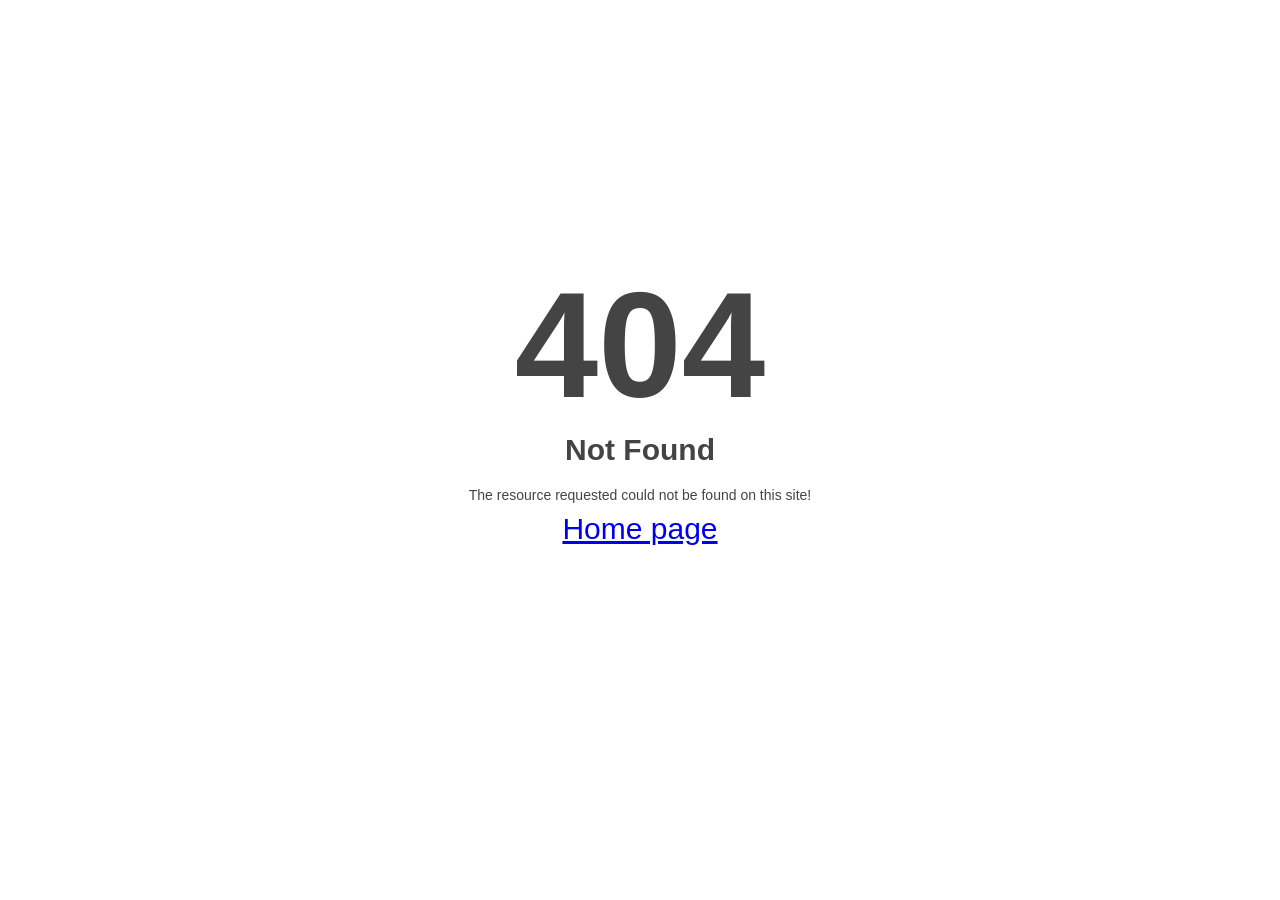
<file: lukas.com/demo/lukas/lukas-plus/assets/css/owl.video.play.html>
<!DOCTYPE html>
<html style="height:100%">
<head><meta charset="utf-8">
<meta name="viewport" content="width=device-width, initial-scale=1, shrink-to-fit=no" />
<title> 404 Not Found
</title></head>
<body style="color: #444; margin:0;font: normal 14px/20px Arial, Helvetica, sans-serif; height:100%; background-color: #fff;">
<div style="height:auto; min-height:100%; ">     <div style="text-align: center; width:800px; margin-left: -400px; position:absolute; top: 30%; left:50%;">
        <h1 style="margin:0; font-size:150px; line-height:150px; font-weight:bold;">404</h1>
<h2 style="margin-top:20px;font-size: 30px;">Not Found
</h2>
<p>The resource requested could not be found on this site!</p>
<a href="https://retrina.com" style="margin-top:20px;font-size: 30px;">Home page</a>

</div></div><script defer src="https://static.cloudflareinsights.com/beacon.min.js/vcd15cbe7772f49c399c6a5babf22c1241717689176015" integrity="sha512-ZpsOmlRQV6y907TI0dKBHq9Md29nnaEIPlkf84rnaERnq6zvWvPUqr2ft8M1aS28oN72PdrCzSjY4U6VaAw1EQ==" data-cf-beacon='{"version":"2024.11.0","token":"398d0e35186742219fc4b15efc701f63","r":1,"server_timing":{"name":{"cfCacheStatus":true,"cfEdge":true,"cfExtPri":true,"cfL4":true,"cfOrigin":true,"cfSpeedBrain":true},"location_startswith":null}}' crossorigin="anonymous"></script>
</body></html>
</file>
<file: lukas.com/demo/lukas/lukas-plus/assets/css/style.css>
/*--------------------------------
  1.GENERAL
  2.PRELOADER
  3.OVERLAY MENU
  4.RIGHT SIDE
  5.LEFT SIDE
  6.NEXT & PREV PAGE
  7.HERO SECTION
  8.ABOUT SECTION
  9.SKILLS
  10.LANGUAGE SKILL
  11.SERVICES
  12.RESUME
  13.TESTIMONIALS
  14.PORTFOLIO
  15.BLOG
  16.CONTACT
  17.PORTFOLIO SINGLE
  18.BLOG SINGLE
  19.BACKGROUND ANIMATION
  20.MOUSE MAGIC CURSOR
  21.RESPONSIVE MEDIA
--------------------------------*/


/*------------------------- GENERAL -------------------------*/
body {
  font-family: "Muli", sans-serif;
  font-weight: 300;
  overflow: hidden;
  position: absolute;
  left: 0;
  top: 0;
  bottom: 0;
  right: 0;
}
.full-screen {
  height: 100vh;
}
h1,h2,h3,h4,h5,h6 {
  font-family: "Poppins", sans-serif;
  line-height: 1.618;
}
a,a:hover {
  text-decoration: none !important;
}
a,a:hover,button {
  outline: none !important;
}
.my-6{
  margin-top: 80px;
  margin-bottom: 80px;
}
.mt-6{
  margin-top: 80px;
}
.mb-6{
  margin-bottom: 80px;
}
.t-green{
  color: #3cb371;
}
.t-purple{
  color: #9370db;
}
.t-red{
  color: #cd5c5c;
}
.max-width-d{
  max-width: 1440px;
}
.secondary-button{
  transition: all .5s ease;
  display: inline-block;
  border-radius: 32px;
  padding: 12px 24px ;
}
.primary-button{
  border-radius: 20px;
  padding: 10px 30px;
  font-size: 16px;
  display: inline-block;
}
.subtitle {
  position: relative;
  margin-bottom: 24px;
  padding-bottom: 16px;
  font-size: 28px;
  font-weight: 400;
}
.subtitle::before{
  content: "";
  position: absolute;
  left: 0;
  bottom: 0;
  height: 5px;
  width: 55px;
  border-radius: 8px;
}
.subtitle::after{
  content: "";
  position: absolute;
  left: 0;
  bottom: 2px;
  height: 1px;
  width: 100%;
  max-width: 255px;
}
.heading-meta-container {
  text-align: center;
  position: relative;
}
.heading-meta-container .heading-title{
  font-size: 24px;
  font-weight: 400;
  text-transform: uppercase;
  margin-bottom: 0;
}
.heading-meta-container .description{
  font-weight: 300;
  margin-bottom: 48px;
}
.heading-meta-container .description::before {
  width: 26px;
  height: 5px;
  display: block;
  content: "";
  position: absolute;
  bottom: -2px;
  left: calc(50% - 13px);
}
.heading-meta-container .description::after {
  width: 100px;
  height: 1px;
  display: block;
  content: "";
  position: relative;
  margin-top: 12px;
  left: calc(50% - 50px);
}
.vertical-line{
  position: relative;
}
.vertical-line::after{
  content: '';
  position: absolute;
  left: 50%;
  top: -5%;
  width: 1px;
  height: 115%;
}
#main {
  width: 76%;
  height: 80%;
  position: absolute;
  top: 10%;
  left: 12%;
  overflow: hidden;
  border-radius: 1.25rem;
}
#main>section:not(:first-child):not(:last-child) {
  position: absolute;
  top: 0;
  left: 0;
  width: calc(90vw - 190px);
  bottom: 0;
  overflow-x: hidden;
  overflow-y: auto;
  z-index: 0;
  opacity: 0;
  animation-duration: 1s;
  border-radius: 1.25rem;
  padding: 2rem 1.5rem;
}
#main>section:first-child , #main>section:last-child{
  position: absolute;
  top: 0;
  left: 0;
  right: 0;
  bottom: 0;
  overflow-x: hidden;
  overflow-y: auto;
  z-index: 0;
  opacity: 0;
  animation-duration: 1s;
  border-radius: 1.25rem;
  padding: 3rem 1.5rem;
}
#main>section.active {
  z-index: 2 !important;
  opacity: 1 !important;
}

#hero {
  overflow: hidden !important;
}

.mCSB_inside>.mCSB_container {
  margin-right: 2rem;
}
/*------------------------- Preloader -------------------------*/
#line-loader{
  position: fixed;
  left: 0;
  top: 0;
  height: 100vh;
  width: 100%;
  z-index: 99999;
  display: flex;
}
#line-loader:before, #line-loader:after{
  content: '';
  position: absolute;
  left: 0;
  top: 0;
  width: 50%;
  height: 100%;
  z-index: -1;
  -webkit-transition: all 0.3s ease 0s;
  -o-transition: all 0.3s ease 0s;
  transition: all 0.3s ease 0s;
}
#line-loader:after{
  left: auto;
  right: 0;
}
#line-loader .middle-line{
  margin: auto;
  width: 0;
  height: 250px;

  position: absolute;
  overflow: hidden;
  -webkit-transition: all 0.8s ease 0s;
  -o-transition: all 0.8s ease 0s;
  transition: all 0.8s ease 0s;
}
.middle-line:before{
  content: '';
  position: absolute;
  left: 0;
  top: 50%;
  width: 1px;
  height: 0%;
  -webkit-transform: translateY(-50%);
  -ms-transform: translateY(-50%);
  -o-transform: translateY(-50%);
  transform: translateY(-50%);
  -webkit-animation: lineheight 1000ms ease-in-out 0s forwards;
  -o-animation: lineheight 1000ms ease-in-out 0s forwards;
  animation: lineheight 1000ms ease-in-out 0s forwards;
}
.middle-line:after{
  content: '';
  position: absolute;
  left: 0;
  top: 0;
  width: 1px;
  height: 100%;
  -webkit-transform: translateY(-100%);
  -ms-transform: translateY(-100%);
  -o-transform: translateY(-100%);
  transform: translateY(-100%);
  -webkit-animation: lineround 1200ms linear 0s infinite;
  -o-animation: lineround 1200ms linear 0s infinite;
  animation: lineround 1200ms linear 0s infinite;
  animation-delay: 2000ms;
}
@keyframes lineheight{
  0%{
      height: 0%;
 }
  100%{
      height: 100%;
 }
}
@keyframes lineround{
  0%{
      -webkit-transform: translateY(-100%);
      -ms-transform: translateY(-100%);
      -o-transform: translateY(-100%);
      transform: translateY(-100%);
 }
  100%{
      -webkit-transform: translateY(200%);
      -ms-transform: translateY(200%);
      -o-transform: translateY(200%);
      transform: translateY(200%);
 }
}
.preloaded .middle-line:after{
  opacity: 0;
}
.preloaded .middle-line{
  opacity: 0;
  height: 100%!important;
}
.preloaded:before, .preloaded:after{
  -webkit-animation: hide 300ms ease-in-out 500ms forwards;
  -o-animation: hide 300ms ease-in-out 500ms forwards;
  animation: hide 300ms ease-in-out 500ms forwards;
}
@keyframes hide{
  0%{
      width: 50%;
 }
  100%{
      width: 0%;
 }
}
/*------------------------- OVERLAY MENU -------------------------*/
.menu-toggler {
  display: none;
}
.menu {
  display: flex;
  flex-direction: column;
  align-items: center;
  gap: 1px;
}
.menu .list-group-item {
  border: none;

}


.menu li a {
    padding: px 0;
}

.menu li a i {
  font-size: 1.2rem;
  margin-bottom: 4px;
}
.menu li a:hover i,.menu li a.active i {
  transform: translateY(-20%);
}
.menu span {
  font-size: 12px;
  font-weight: 500;
  opacity: 0;
  visibility: hidden;
  transition: all 0.3s ease;
  display: block;
  transform: translateY(-100%);
  margin-top: 2px;
}
.menu a:hover span, .menu a.active span {
  opacity: 1;
  visibility: visible;
  transform: translateY(-20%);
}
header, .right-side {
  width: 80px;
  border-radius: 1.25rem;
  position: fixed;
  z-index: 1030;
  top: 10%;
  height: 80%;
}
header .navbar-brand {
  display: block;
  margin-right: 0;
  text-align: center;
}
header .navbar-brand span {
  display: block;
  text-align: center;
  width: 100%;
  font-weight: 700;
  font-size: 12px;
  margin-top: -1rem;
}
header .navbar-brand b {
  display: block;
  text-align: center;
  font-weight: 700;
  font-size: 3rem;
}
/*------------------------- RIGHT SIDE -------------------------*/
.right-side {
  /* left: inherit; */
  right:5%;
  text-align: center;
}
.right-side .next-prev-page {
  position: absolute;
  right: 50%;
  transform: translateX(50%);
  bottom: 15px;
}
#date {
  margin-top: 15px;
  font-size: 15px;
  font-weight: 600;
}
#date span {
  display: block;
  font-size: 14px;
}
#date b{
  font-size: 24px;
  font-weight: 700;
}
.social-box {
  position: relative;
  left: 50%;
  top: 47%;
  transform: translate(-50%,-50%);
  width: 1.5rem;
}
.follow-label {
  padding-right: 5rem;
  position: absolute;
  bottom: 85%;
  right: 0;
  line-height: 1.5rem;
  height: 1.5rem;
  white-space: nowrap;
  transform-origin: 100% 0;
  text-align: right;
  transform: rotate(90deg);
}
.follow-label::before {
  content: '';
  position: absolute;
  top: 50%;
  right: 0;
  width: 60px;
  height: 2px;
}
.social i {
  display: block;
  margin-bottom: 1rem;
  text-align: center;
}
.social img {
  display: block;
  margin-bottom: 1rem;
  width: 24px !important;
  border-radius: 0 !important;
}
/*------------------------- LEFT SIDE -------------------------*/
#main{
  left: calc(5% + 95px);
}
.left-side {
  width: 80px;
  border-radius: 1.25rem;
  left: 5%;
  position: fixed;
  height: 80%;
  top: 10%;
  z-index: 10;
  text-align: center;
  padding-top: 16px;
 
}

.menu-content-align {
  margin-bottom: 20px;
}
.left-side img {
  width: 60px;
  height: auto;
  border-radius: 50%;
}
.left-side h1 {
  font-size: 12px;
  padding: 5px 0;
}
.left-side .menu {
  display: flex !important;
  flex-direction: column;
  align-items: center;
  gap: 1px;
}
.left-side .menu .list-group-item {
  width: 10px;
  position: absolute;
}
.left-side .menu-align{
  position: relative;
}
.menu-footer{
  position: absolute;
  bottom: 0;
  left: 50%;
  width: 100%;
  transform: translateX(-50%);
}
/*------------------------- Next & Prev Page -------------------------*/
.next-prev-page {
  position: fixed;
  right: 25px;
  bottom: 25px;
  z-index: 1031;
}
.next-prev-page button {
  display: block;
  width: 35px;
  height: 35px;
  border: none;
  border-radius: 12px;
  text-align: center;
  position: relative;
}
.next-prev-page button i{
  position: absolute;
  top: 50%;
  left: 50%;
  transform: translate(-50% , -50%);
}
/*------------------------- Hero -------------------------*/
.hero {
  position: relative;
  z-index: 1;
  overflow: none;
}
.hero .hero-center {
  position: relative;
  top: 50%;
  transform: translateY(-50%);
  z-index: 3;
}
.hero-content {
  max-width: 450px;
  line-height: 1.618;
}
.hero .mCSB_container {
  overflow: initial;
}
.hero-image img{
  display: inline-block;
  width: 250px;
  height: auto;
  border-radius: 50%;
}
.hero-footer {
  position: absolute;
  bottom: 0;
  left: 50%;
  width: 100%;
  height: auto;
  text-align: center;
  transform: translateX(-50%);
}
.hero-footer .primary-button {
  border-radius: 20px;
  display: inline-block;
  font-size: 16px;
  padding: 10px 30px; 
}
.extend-icon{
  position: absolute;
  top: 50%;
  transform: translateY(-50%);
  right: -3%;
  top: 55%;
  height: 550px;
  width: 470px;
}
/*------------------------- About -------------------------*/
.about-img{
  position: relative;
}
.about-img img {
  width: 90%;
  border-radius: 32px 32px 0;
  z-index: 2;
  position: relative;
  top: 16px;
}

.about-text{
    font-size: 14px;
}

.about-header{
    font-size: 19px;
}

.border-img{
  width: 75%;
  height: 100%;
  position: absolute;
  top: 0;
  border-radius: 32px 32px 0;
  right: 1rem;
}
.personal-info li{
  margin-bottom: 16px;
}
.count-up{
  margin-top: 58px;
  position: relative;
}
.count-up::before, .count-up::after{
  content: "";
  width: 100%;
  height: 1px;
  margin: auto;
  position: absolute;
  left: 0;
}
.count-icon {
  font-size: 26px;
  margin-bottom: 16px;
}
.count-icon img{
  width: 45px;
}
/*------------------------- Skills -------------------------*/
#skills {
  margin-top: 28px;
}
.skills .skillbar {
  display: block;
  border-radius: 8px;
  height: 10px;
  margin-bottom: 8px;
  width: 100%;
}
.skills .skill-box:not(:last-child) .skillbar {
  margin-bottom: 40px;
}
.skills .skillbar-title {
  font-weight: 600;
  font-size: 14px;
  margin-bottom: 4px;
}
.skills .skillbar-bar {
  border-radius: 6px;
  height: 8px;
  padding: 0;
  width: 0;
}
.skill-bar-percent {
  font-size: 13px;
  margin-left: auto;
}
.chart-box .chart {
  position: relative;
}
.chart-box .percent {
  position: absolute;
  left: 50%;
  top: 50%;
  transform: translateX(-20px) translateY(-20px);
  font-size: 24px;
}
.chart-box .percent::after {
  content: "%";
  font-size: 24px;
}
.knowledge-item {
  padding-left: 0;
  margin-top: 10px;
}
.knowledge-item li {
  margin-bottom: 24px;
  list-style: none;
}
.knowledge-item li:last-child {
  margin-bottom: 0;
}
.knowledge-item li::before {
  content: "\25C9";
  margin-right: 8px;
  font-size: 16px;
}
.skill-text {
  margin-bottom: 5px;
  display: flex;
}
/*------------------------- Language Skill -------------------------*/
.language-skill:not(:last-child) {
  margin-bottom: 30px;
}
.language-skill h4 {
  font-size: 16px;
}
.language-skill h6 span {
  font-size: 14px;
  font-weight: normal;
}
.language-skill ul {
  display: flex;
}
.language-skill ul li{
  margin-bottom: 0;
  flex: auto;
  margin-right: auto !important;
}
.language-skill ul li i{
  font-size: 12px;
}
/*------------------------- Services -------------------------*/
.services-box {
  margin: 16px 0;
}
.services .box {
  padding: 1rem 0;
  text-align: left;
  position: relative;
}
.boxes [class^="col-"] {
  position: relative;
}
.boxes [class^="col-"]::after{
  content: '';
  position: absolute;
  left: 0;
  bottom: 0;
  width: 100%;
  height: 1px;
}
.boxes [class^="col-"]:nth-last-child(-n+2)::after{
  display: none;
}
.services .services-icon {
  font-size: 36px;
  display: inline-block;
}
.services .services-box img{
  width: 45px;
  margin-bottom: 12px;
}
/*------------------------- RESUME -------------------------*/
.resume h3 i {
  padding-right: 0.75rem;
}
.resume .timeline-box {
  padding: 1rem 0;
}
.timeline-content p {
  margin-bottom: 0 !important;
}
.resume .timeline-year {
  font-size: 15px;
  font-weight: 400;
  margin-bottom: 0.25rem;
}

.timeline-title {
  margin-bottom: 4px;
}

.timeline-degree {
  font-size: 14px;
  margin-bottom: 2px;
}

.timeline-honor {
  font-size: 13px;
  letter-spacing: 1px;
  color: #d4af37;
  margin-bottom: 6px;
    font-weight: 700;

}

/*------------------------- Testimonial -------------------------*/
.testimonial-item {
  display: flex;
  justify-content: center;
}
.testimonial .testimonial-image img {
  width: 60px;
  border-radius: 50%;
}
.testimonial .testimonial-box {
  cursor: grab;
}
.testimonial .testimonial-comment {
  font-size: 22px;
  font-weight: 300;
  font-style: italic;
  text-align: center;
  margin-bottom: 24px;
}
.testimonial-info{
  margin-left: 12px;
  text-align: left;
}
.testimonial .owl-dots {
  text-align: center;
  margin-top: 24px;
}
.testimonial .owl-dot span {
  display: block;
  width: 10px;
  height: 10px;
  margin: 0 6px;
  border-radius: 50%;
  transition: all 0.5s ease;
}
.testimonial .owl-dot.active span {
  transform: scale(1.5);
}
/*------------------------- Portfolio -------------------------*/
.portfolio-item{
  margin-bottom: 30px;
}
.portfolio .portfolio-filter{
  margin-bottom: 32px;
}
.portfolio .portfolio-image {
  overflow: hidden;
  position: relative;
  border-radius: 8px;
  cursor: pointer;
}
.portfolio .portfolio-icon {
  position: absolute;
  left: 50%;
  top: 50%;
  transform: translateX(-15px) translateY(-15px);
  line-height: 44px;
  font-size: 30px;
  text-align: center;
  opacity: 0;
  visibility: hidden;
  transition: all 0.5s ease-out;
  z-index: 1000000;
}
.portfolio .portfolio-image:hover .portfolio-icon {
  opacity: 1;
  visibility: visible;
}
.portfolio .portfolio-image::before {
  content: "";
  height: 100%;
  width: 100%;
  position: absolute;
  top: 0;
  left: 0;
  right: 0;
  z-index: 1;
  opacity: 0;
  visibility: hidden;
}
.portfolio .portfolio-image:hover::before {
  opacity: 1;
  visibility: visible;
}
.portfolio .portfolio-image:hover img {
  transform: scale(1.05);
}
.portfolio .portfolio-image img {
  width: 100%;
  transition: .5s ease-in-out;
}
.portfolio .portfolio-content{
  margin-top: 16px;
}
.portfolio .portfolio-content h6{
  margin-bottom: 0;
  font-weight: 300;
}
.portfolio .portfolio-content p{
  margin-bottom: 0;
}
.portfolio-filter .list-inline-item:not(:last-child) {
  margin-right: 1rem;
}
/*------------------------- Blog -------------------------*/
.blog .blog-image {
  overflow: hidden;
  position: relative;
  border-radius: 8px;
  cursor: pointer;
}
.blog-icon{
  height: 100%;
  width: 100%;
  position: absolute;
  top: 0;
  left: 0;
  right: 0;
  z-index: 1;
  opacity: 0;
  visibility: hidden;
}
.blog-icon i{
  position: absolute;
  left: 50%;
  top: 50%;
  transform: translateX(-20px) translateY(-20px);
  line-height: 44px;
  font-size: 40px;
  text-align: center;
  opacity: 0;
  visibility: hidden;
  transition: all 0.5s ease-out;
}
.blog-box:hover .blog-icon {
  opacity: 1;
  visibility: visible;
}
.blog-box:hover .blog-icon i {
  opacity: 1;
  visibility: visible;
}
.blog-box:hover .blog-image img {
  transform: scale(1.05);
}
.blog img {
  width: 100%;
  transition: .5s ease-in-out;
}
.blog-box {
  margin: 0.75rem 0;
  display: block;
}
.blog-dates{
  margin-bottom: 8px;
}
.blog-dates span{
  font-size: 15px;
  font-weight: 400;
  margin-top: 1rem;
  display: inline-block;
}
/*--------------------------- Contact ---------------------------*/
.contact-box {
  margin-top: 40px;
}
.contact-form {
  margin-top: -12px;
}
.form-group {
  margin-bottom: 24px;
}
.form-control {
  border-radius: 0;
  height: 32px;
  border: none;
  font-size: 14px;
  font-weight: 300;
  padding-left: 0;
  padding-bottom: 16px;
}
.form-control:focus {
  border-radius: 0;
  border: none;
  box-shadow: none;
  outline: 0;
}
.info-box {
  margin-top: 24px;
  padding-bottom: 24px;
  position: relative;
}
.item-icon {
  float: left;
}
.item-icon i {
  font-size: 36px;
  position: relative;
}
.item-icon img {
  width: 48px;
}
.info-text {
  margin-left: 3.75rem;
}
.info-text h5 {
  font-size: 16px;
  margin-bottom: 0;
}
textarea.form-control {
  min-height: 128px;
}
#my-map {
  width: 100%;
  height: 350px;
  border-radius: 1rem;
}
textarea:-moz-placeholder {
  bottom: 0;
  position: relative;
  line-height: 1.5em;
}
/*------------------------- Portfolio Single -------------------------*/
.ajax-page-content {
  height: 100%;
  overflow: auto;
}
.single-portfolio-wrapper {
  padding: 2rem 0;
}
.ajax-page-nav {
  text-align: right;
}
.ajax-page-nav div.nav-item {
  position: relative;
  display: inline-block;
  margin-right: 8px;
}
.ajax-page-nav div.nav-item a {
  display: inline-block;
  height: 40px;
  width: 40px;
  text-align: center;
  border-radius: 4px;
  transition: .3s all ease;
}
.ajax-page-nav div.nav-item a i {
  line-height: 40px;
  font-size: 22px;
}
.closed{
  display: none;
}
.single-portfolio-wrapper{
  position: relative;
}
.single-portfolio-wrapper .portfolio-page-title{
  margin: 32px 0 16px;
}
.single-portfolio-wrapper .portfolio-page-title h1{
  margin-bottom: 0;
}
.single-portfolio-wrapper .entry-image img{
  width: 100%;
  border-radius: 8px;
}
.single-portfolio-wrapper .entry-content h2 {
  margin: 30px 0 16px;
}
.portfolio-page-carousel{
  position: relative;
  width: 100%;
  margin-bottom: 20px;
  overflow: hidden;
}
.portfolio-page-carousel .owl-nav {
  position: absolute;
  top: calc(50% - 32px);
  width: 100%;
  text-align: center;
}
.portfolio-page-carousel .owl-nav [class*="owl-"]::before {
  display: block;
}
.portfolio-page-carousel .owl-nav [class*="owl-"] {
  display: inline-block;
  cursor: pointer;
  transition: all .3s ease-in-out;
  position: absolute;
  width: 35px;
  height: 35px;
}
.portfolio-page-carousel .owl-nav [class*="owl-"] span{
  font-size: 32px;
  line-height: 30px;
}
.portfolio-page-carousel .owl-nav .owl-prev {
  margin-left: -32px;
  left: 0;
  border-radius: 0 4px 4px 0;
}
.portfolio-page-carousel .owl-nav .owl-next {
  margin-right: -32px;
  right: 0;
  border-radius: 4px 0 0 4px;
}
.portfolio-page-carousel:hover .owl-nav .owl-prev {
  margin-left: 0;
}
.portfolio-page-carousel:hover .owl-nav .owl-next {
  margin-right: 0;
}
.portfolio-page-carousel .owl-dots {
  display: inline-block;
  position: absolute;
  bottom: 0;
  right: 0;
  margin:0 8px 8px;
}
.portfolio-page-carousel .owl-dot span {
  display: block;
  width: 10px;
  height: 10px;
  margin: 0 6px;
  border-radius: 50%;
  transition: all 0.5s ease;
}
.aside-item-portfolio ul li {
  font-size: 14px;
}
.aside-item-portfolio ul li:not(:last-child) {
  padding-bottom: 12px;
  margin-bottom: 12px;
}
.aside-item-portfolio ul li a{
  margin-right: 4px;
}
.single-portfolio .aside-title {
  position: relative;
  overflow: hidden;
  margin-bottom: 24px;
}
.aside-title h6 {
  font-weight: 400;
  font-size: 24px;
  margin-bottom: 16px;
}
.aside-title h6::after{
  content: " ";
  display: block;
  height: 1px;
  margin-top: 8px;
}
/*------------------------- Blog Single -------------------------*/
.blog-page-header {
  background: url("../img/blog-header-img.html") no-repeat center;
  margin-top: 60px;
}
.blog-single .header-title {
  max-width: 600px;
}
.blog-single .entry-meta ul {
  margin-bottom: 0;
}
.blog-single .entry-meta ul li:not(:last-child) {
  margin-right: 16px;
}
.blog-single .entry-meta ul li i {
  margin-right: 6px;
}
.blog-single .entry-image img {
  width: 100%;
  border-radius: 8px;
}
.blog-single .entry-content {
  padding: 24px;
  padding-bottom: 0;
}
.blog-single .quotation {
  padding: 12px 24px;
  margin: 24px 0;
}
.blog-single .entry-content img {
  width: 100%;
  border-radius: 8px;
}
.blog-single .comments {
  padding-bottom: 64px;
}
.blog-single .comments ul {
  margin-left: 40px;
}
.blog-single .comments-list li {
  margin-top: 32px;
}
.blog-single .comment-wrap {
  padding: 24px;
  position: relative;
  border-radius: 8px;
}
.blog-single .comment-content {
  position: relative;
  padding-left: 32px;
}
.blog-single .comment-author p a {
  font-size: 12px;
  font-style: italic;
}
.blog-single .image-comment {
  position: absolute;
  left: -36px;
  border-radius: 50%;
  padding: 4px;
}
.blog-single .image-comment img {
  width: 65px;
  border-radius: 50%;
}
.blog-single .comment-reply-link {
  position: absolute;
  right: 32px;
  top: 14px;
}
.blog-single .about-description-box {
  list-style: none;
  padding-left: 32px;
  margin: 32px 0;
}
.blog-single .about-description-box li {
  position: relative;
}
.blog-single .blog-box {
  margin-bottom: 32px;
}
.blog-single .search-boxes .form-group {
  border-radius: 8px;
  display: flex;
}
.blog-single .search-boxes input {
  border: none;
  width: 100%;
  padding: 12px 22px;
  font-size: 14px;
  border-radius: 25px;
}
.blog-single .search-boxes input:focus {
  outline: none;
}
.blog-single .search-boxes button.btn {
  border: none;
  position: absolute;
  right: 6px;
  top: 5px;
}
.blog-single .search-boxes button.btn:focus {
  box-shadow: none;
}
.blog-single .aside-box {
  padding: 24px;
  border-radius: 8px;
  margin-bottom: 32px;
}
.blog-single .aside-box ul {
  margin-bottom: 0;
}
.blog-single .aside-title {
  position: relative;
  overflow: hidden;
  margin-bottom: 24px;
}
.blog-single .aside-title h6 {
  display: inline-block;
  vertical-align: middle;
  margin-right: 15px;
  font-weight: 600;
}
.blog-single .aside-item ul li {
  display: flex;
  align-items: center;
  padding: 0 16px 12px 0;
  font-size: 14px;
}
.blog-single .aside-item ul li:not(:last-child) {
  margin-bottom: 12px;
}
.blog-single .aside-item ul li span {
  margin-left: auto;
  border-radius: 50%;
  width: 30px;
  height: 30px;
  line-height: 30px;
  font-size: 12px;
  text-align: center;
}
.blog-single .post-list {
  display: flex;
}
.blog-single .post-list:not(:last-child) {
  margin-bottom: 24px;
  padding-bottom: 16px;
}
.blog-single .post-image {
  width: 125px;
  margin-right: 16px;
}
.blog-single .post-image img {
  width: 100%;
  border-radius: 8px;
}
.blog-single .post-title {
  font-size: 15px;
}
.blog-single .blog-date {
  font-size: 13px;
}
.blog-single .image-gallery {
  text-align: center;
}
.blog-single .image-gallery li {
  width: 28%;
  margin-bottom: 16px;
}
.blog-single .image-gallery img {
  width: 100%;
  border-radius: 8px;
}
.blog-single .tag-box {
  margin-left: 24px;
}
.blog-single .tagcloud a {
  padding: 4px 16px;
  display: inline-block;
  margin-right: 4px;
  margin-bottom: 12px;
  border-radius: 30px;
}
.contact-01 .info-box {
  margin-bottom: 3rem;
}
.contact-01 .item-icon {
  float: left;
  font-size: 40px;
}
.contact-01 .info-text {
  margin-left: 3.75rem;
}
.contact-01 .info-text small {
  font-weight: 300;
}
.contact-01 .form-control {
  font-weight: 300;
  border-radius: 8px;
  height: 36px;
  padding: 4px 10px;
}
.blog-single .aside-title h6::after {
  width: 150%;
}
.blog-single .about-description-box p::before{
  content: "\f26e";
  font-family: bootstrap-icons, sans-serif;
  font-size: 9px;
  position: absolute;
  top: 2px;
  left: -30px;
  width: 20px;
  height: 20px;
  line-height: 20px;
  text-align: center;
  border-radius: 50%;
}
.blog-single .comments h3::after,.blog-single .contact-form h3::after{
  content: " ";
  display: block;
  height: 1px;
  margin-top: 8px;
  width: 80%;
}
.blog-single-page .right-side .blog-next-prev-page{
  position: absolute;
  right: 50%;
  transform: translateX(50%);
  bottom: 15px;
}
.blog-single-page .right-side .blog-next-prev-page a{
  display: block;
  width: 35px;
  height: 35px;
  border: none;
  border-radius: 12px;
  position: relative;
}
.blog-single-page .right-side .blog-next-prev-page a i{
  position: absolute;
  top: 50%;
  left: 50%;
  transform: translate(-50% , -50%);
}
.mobile-blog-nav.blog-next-prev-page{
  position: absolute;
  right: 20px;
  bottom: 20px;
  z-index: 2;
}
.mobile-blog-nav.blog-next-prev-page a{
  background-color: #e5e7ed;
  display: block;
  width: 40px;
  height: 40px;
  border: none;
  border-radius: 12px;
  position: relative;
}
.mobile-blog-nav.blog-next-prev-page a i{
  position: absolute;
  top: 50%;
  left: 50%;
  transform: translate(-50% , -50%);
}
/* .blog-single-page .right-side .social-box{
  top: 57%;
} */
/* .blog-single-page .left-side{
  width: 80px !important;
}
.blog-single-page .left-side{
  width: 80px !important;
}
.blog-single-page .left-side img {
  width: 60px !important;
} */

/*------------------------- Background Animation -------------------------*/
/* .area{
  width: 100%;
  height:100vh;
  z-index: -1;
} */
.circles{
  position: absolute;
  top: 0;
  left: 0;
  width: 100%;
  height: 100%;
  overflow: hidden;
  z-index: -1;
}
.circles li{
  position: absolute;
  display: block;
  list-style: none;
  width: 20px;
  height: 20px;
  animation: animate 25s linear infinite;
  bottom: -150px;
}
.circles li:nth-child(1){
  left: 25%;
  width: 80px;
  height: 80px;
  animation-delay: 0s;
}
.circles li:nth-child(2){
  left: 10%;
  width: 20px;
  height: 20px;
  animation-delay: 2s;
  animation-duration: 12s;
}
.circles li:nth-child(3){
  left: 70%;
  width: 20px;
  height: 20px;
  animation-delay: 4s;
}
.circles li:nth-child(4){
  left: 40%;
  width: 60px;
  height: 60px;
  animation-delay: 0s;
  animation-duration: 18s;
}
.circles li:nth-child(5){
  left: 65%;
  width: 20px;
  height: 20px;
  animation-delay: 0s;
}
.circles li:nth-child(6){
  left: 75%;
  width: 110px;
  height: 110px;
  animation-delay: 3s;
}
.circles li:nth-child(7){
  left: 35%;
  width: 150px;
  height: 150px;
  animation-delay: 7s;
}
.circles li:nth-child(8){
  left: 50%;
  width: 25px;
  height: 25px;
  animation-delay: 15s;
  animation-duration: 45s;
}
.circles li:nth-child(9){
  left: 20%;
  width: 15px;
  height: 15px;
  animation-delay: 2s;
  animation-duration: 35s;
}
.circles li:nth-child(10){
  left: 85%;
  width: 150px;
  height: 150px;
  animation-delay: 0s;
  animation-duration: 11s;
}
@keyframes animate {
  0%{
    transform: translateY(0) rotate(0deg);
    opacity: 1;
    border-radius: 0;
  }
  100%{
    transform: translateY(-1000px) rotate(720deg);
    opacity: 0.3;
    border-radius: 50%;
  }
}

/*------------------------- Mouse Magic Cursor -------------------------*/
.m-magic-cursor{
  position: fixed;
  left: 0;
  top: 0;
  pointer-events: none;
  border-radius: 50%;
  -webkit-transform: translateZ(0);
  transform: translateZ(0);
  visibility: hidden;
}
.mmc-inner {
  margin-left: -3px;
  margin-top: -3px;
  width: 6px;
  height: 6px;
  z-index: 1031;
  background-color: #ff451b;
  -webkit-transition: width .3s ease-in-out, height .3s ease-in-out, margin .3s ease-in-out, opacity .3s ease-in-out;
  transition: width .3s ease-in-out, height .3s ease-in-out, margin .3s ease-in-out, opacity .3s ease-in-out;
}
.mmc-inner.mmc-hover {
  margin-left: -40px;
  margin-top: -40px;
  width: 80px;
  height: 80px;
  background-color: #ff451b;
  opacity: .3;
}
.mmc-outer {
  margin-left: -15px;
  margin-top: -15px;
  width: 30px;
  height: 30px;
  border: 2px solid #ff451b;
  -webkit-box-sizing: border-box;
  box-sizing: border-box;
  z-index: 1031;
  opacity: .5;
  -webkit-transition: all .08s ease-out;
  transition: all .08s ease-out;
}
.mmc-outer.mmc-hover{
  opacity: 0;
}

/*------------------------- ColorPallet -------------------------*/
.color-switcher .color-pallet {
  background-color: white;
  box-shadow: 0 0 5px 1px rgba(0, 0, 0, 0.1);
  top: 25px;
  z-index: 1100;
  position: fixed;
  transition: all 0.3s ease;
  right: 75px;
  width: 189px;
  border-radius: 0.75rem;
  opacity: 0;
  visibility: hidden;
}

.color-switcher .color-pallet.show {
  opacity: 1;
  visibility: visible;
}

.color-switcher .pallet-button {
  background-color: white;
  box-shadow: 0 0 5px 1px rgba(0, 0, 0, 0.1);
  top: 25px;
  z-index: 1000;
  position: fixed;
  transition: all 0.3s ease;
  display: block;
  height: 40px;
  right: 25px;
  width: 40px;
  border-radius: 0.75rem;
}

.color-switcher .pallet-button a {
  width: 40px;
  height: 40px;
  display: block;
  text-align: center;
}

.color-switcher .pallet-button i {
  color: #3c3c3c;
  font-size: 20px;
  line-height: 40px;
}

.color-switcher ul.pattern {
  list-style: none outside none;
  margin: 0 0 0;
  overflow: hidden;
  padding: 0;
}

.color-switcher ul.pattern li {
  float: left;
}

.color-switcher ul.pattern li a {
  cursor: pointer;
  display: block;
  height: 30px;
  width: 30px;
  border-radius: 28px 18px 0 21px;
  transform: rotate(-135deg);
  margin: 15px  0 15px 25px;
}

.color-switcher ul.pattern .color1 {
  background: #1ab394;
}

.color-switcher ul.pattern .color2 {
  background: #ebbf0c;
}

.color-switcher ul.pattern .color3 {
  background: #dba423;
}

.color-switcher ul.pattern .color4 {
  background: #0cc0de;
}

.color-switcher ul.pattern .color5 {
  background: #028ac9;
}

.color-switcher ul.pattern .color6 {
  background: #d78fd6;
}

.color-switcher ul.pattern .color7 {
  background: #ff645e;
}

.color-switcher ul.pattern .color8 {
  background: #ff4274;
}

.color-switcher ul.pattern .color9 {
  background: #f13a3a;
}

/*------------------------- COLOR SCHEME -------------------------*/
.color-scheme{
  background-color: #f1f3f6;
  padding: 8px 0 16px;
}
.color-scheme li {
  width: 40%;
  margin: 0 !important;
}

.color-scheme li a {
  display: block;
  padding: 8px 0;
  background-color: #fff;
  border-radius: 0.75rem;
  color: #222;
  transition: all 0.5s ease;
  font-size: 14px;
}

.color-scheme li a.light-scheme:hover, .color-scheme li a.light-scheme.active{
  background-color: #0fcae8;
  color: #fff;
}

.color-scheme li a.dark-scheme:hover, .color-scheme li a.dark-scheme.active{
  background-color: #2c2d30;
  color: #fff;
}

.theme-skin-title{
  background-color: #f1f3f6;
  color: #818181;
  margin: 0;
  padding: 15px 0 0;
  border-radius: 0.75rem 0.75rem 0 0;
}

.theme-skin {
  background-color: #f1f3f6;
  margin: 0;
  padding: 8px 0 16px;
}

.theme-skin li {
  width: 40%;
  margin: 0 !important;
}

.theme-skin li:last-child {
  background-color: #f1f3f6;
  border-radius: 0.75rem;
  box-shadow: 3px 3px 3px #dadada, -3px -3px 3px #fafafa;
  padding: 1px;
}

.theme-skin li:last-child a:hover, .theme-skin li:last-child a.active {
  border: none;
  box-shadow: inset 3px 3px 3px #dadada, inset -3px -3px 3px #fafafa;
}

.theme-skin li a {
  display: block;
  padding: 8px 0;
  border-radius: 0.75rem;
  color: #222;
  transition: all 0.5s ease;
  font-size: 14px;
}

.theme-skin li a.flat-skin {
  background-color: #fff;
  margin-right: 3px;
}

.scroll-button {
  display: none;
  background-color: white;
  box-shadow: 0 0 5px 1px rgba(0, 0, 0, 0.1);
  bottom: 15px;
  z-index: 1000;
  position: fixed;
  transition: all 0.3s ease;
  height: 100px;
  right: 15px;
  width: 40px;
  border-radius: 0.75rem;
}

.scroll-button a {
  width: 40px;
  height: 50px;
  line-height: 55px;
  display: inline-block;
  transition: all 0.3s ease;
  display: block;
}

.scroll-button a i {
  font-size: 24px;
}

/*------------------------- Media -------------------------*/
@media (min-width: 1440px) {
  #main>section:not(:first-child):not(:last-child) {
    width: calc(1296px - 190px);
  }
  .left-side{
    padding-top: 40px;
  }
}
@media (max-width: 1230px) {
  .extend-icon{
    display: none;
  }
}
@media (max-width: 991px) {
  .color-switcher .pallet-button{
    right: 20px;
    top: 65px;
  }
  .mCSB_scrollTools {
    top: 3%;
    bottom: 11%;
    right: 10px;
 }
  #main {
    border-radius: 16px !important;
    left: 50%;
    transform: translateX(-50%);
    width: 92% !important;
    height: 94%;
    top: 3%;
    z-index: 2;
 }
  #main>section {
    padding: 2rem 0 !important;
    border-radius: 16px !important;
 }
  .next-prev-page button {
    width: 40px;
    height: 40px;
    backdrop-filter: blur(35px);
    -webkit-backdrop-filter: blur(35px);
    border: none !important;
 }
  #main>section:not(:first-child):not(:last-child) {
    width: 100%;
 }
  .menu-align{
    left: 50%;
    transform: translateX(-50%);
    gap: 0.75rem;
 }
  .left-side-image {
    width: inherit;
    height: 63%;
 }
 /* .menu a.active {
    color: #c16926;
 } */
 .menu li a i {
    transform: translateY(-15%);
    font-size: 1.2rem;
  margin-bottom: 1px;
 }
 .menu a span {
  opacity: 1;
  visibility: visible;
  transform: translateY(-25%);
}
.menu a.active span {
  font-weight: 700 !important;
  letter-spacing: 1px;
  transform: translateY(-20%) scale(1.15) !important;
}
.menu a.active i {
  transform: translateY(-20%) scale(1.25) !important;
}
  .services-boxes .row [class^="col-"]::after{
    display: none;
 }
  .services-boxes .row [class^="col-"]::before{
    display: initial !important;
 }
  .blog-single .entry-content {
    padding: 12px 0 !important;
 }
  .left-side{
    left: 200%;
    width: auto !important;
    z-index: 102;
    right: 15px;
    height: auto;
    bottom: 15px;
    top: 15px;
    overflow-y: hidden;
    border-radius: 16px;
 }
  .hero .hero-center {
    top: 3%;
    transform: translateY(0);
 }
  .about-img{
    margin-bottom: 2rem;
 }
  #main>section{
    padding-right:0.75rem;
    border-radius: 16px;
 }
  .vertical-line::after{
    display: none;
 }
  .next-prev-page {
    position: absolute;
    right: 20px;
    bottom: 20px;
    z-index: 100;
 }
  .nav-btn{
    position: fixed;
    top: 10px;
    right: 5px;
    display: block;
    width: 35px;
    height: 35px;
    border: none;
    border-radius: 50%;
 }
  .nav-btn i{
    position: absolute;
    left: 50%;
    top: 50%;
    font-size: 2rem;
    transform: translate(-50%,-50%);
 }
  .menu-toggle {
    position: absolute;
    display: block;
    width: 40px;
    height: 40px;
    line-height: 46px;
    text-align: center;
    right: 20px;
    font-size: 19px;
    top: 20px;
    -webkit-transform: rotate(0deg);
    -moz-transform: rotate(0deg);
    -o-transform: rotate(0deg);
    transform: rotate(0deg);
    -webkit-transition: .5s ease-in-out;
    -moz-transition: .5s ease-in-out;
    -o-transition: .5s ease-in-out;
    transition: .5s ease-in-out;
    cursor: pointer;
    z-index: 900;
    border-radius:12px;
 }
  .menu-toggle span{
    display: block;
    position: absolute;
    height: 2px;
    width: 50%;
    border-radius: 5px;
    opacity: 1;
    right: 24%;
    -webkit-transform: rotate(0deg);
    -moz-transform: rotate(0deg);
    -o-transform: rotate(0deg);
    transform: rotate(0deg);
    -webkit-transition: .25s ease-in-out;
    -moz-transition: .25s ease-in-out;
    -o-transition: .25s ease-in-out;
    transition: .25s ease-in-out;
 }
  .menu-toggle span:nth-child(1) {
    top: 13px;
    -webkit-transform-origin: left center;
    -moz-transform-origin: left center;
    -o-transform-origin: left center;
    transform-origin: left center;
 }
  .menu-toggle span:nth-child(2) {
    top: 19px;
    -webkit-transform-origin: left center;
    -moz-transform-origin: left center;
    -o-transform-origin: left center;
    transform-origin: left center;
 }
  .menu-toggle span:nth-child(3) {
    top: 25px;
    -webkit-transform-origin: left center;
    -moz-transform-origin: left center;
    -o-transform-origin: left center;
    transform-origin: left center;
 }
  .menu-overlay{
    content: '';
    position: absolute;
    top: 0;
    left: 0;
    right: 0;
    bottom: 0;
    width: 100%;
    height: 100%;
    z-index: 101;
 }
  .menu-toggle.menu-open span:nth-child(1) {
    -webkit-transform: rotate(45deg);
    -moz-transform: rotate(45deg);
    -o-transform: rotate(45deg);
    transform: rotate(45deg);
    top: 12px;
    left: 13px;
 }
  .menu-toggle.menu-open span:nth-child(2) {
    width: 0%;
    opacity: 0;
 }
  .menu-toggle.menu-open span:nth-child(3) {
    -webkit-transform: rotate(-45deg);
    -moz-transform: rotate(-45deg);
    -o-transform: rotate(-45deg);
    transform: rotate(-45deg);
    top: 26px;
    left: 13px;
 }
  .left-side.hide h1 {
    font-size: 1.75rem;
    padding: 15px 0 0 0;
    margin-bottom: 0.15rem;
    letter-spacing: 2px;
 }
  #date{
    margin-top: 0;
 }
  #date :first-child{
    font-size: 1.5rem;
    position: relative;
    top: 1px;
    display: inline-block;
 }
  .mobile-menu{
    margin: 25px 0;
 }
  .mobile-menu .list-group-item{
    border:none;
    margin-bottom: 0.25rem 
 }
  .mobile-menu .list-group-item a{
    border:none;
 }
  .mobile-menu .list-group-item a.active{
    font-weight: bold;
 }
 #main{
  border-radius: 16px !important;
  top: 15px;
  left: 15px;
  right: 15px;
  bottom: 15px;
  width: inherit !important;
  height: inherit !important;
  transform: inherit !important;
  position: inherit;
}



@media (max-height: 620px) {
  .hero-image img{
    width: 200px;
  }
  .hero-content h2{
    font-size: 24px;
  }
  .hero-footer .download-cv{
    margin-bottom: 1rem !important;
  }

  .download-cv{
    padding-bottom: 50px;
  }

  .hero-footer .social{
    margin-bottom: 0.5rem !important;
  }
}
@media (max-height: 600px) {
  .left-side{
    overflow-y: auto;
  }
  .left-side .menu-align{
    position: relative !important;
    height: auto !important;
    margin-top: 20px !important;
  }
  .menu-footer{
    position: relative !important;
    transform: inherit !important;
  }
}
@media (max-height: 560px) {
  #main>section#hero{
   padding-bottom: 0 !important;
  }
  .hero-footer{
    position: unset !important;
    transform: inherit !important;
    margin-top:0.5rem;
  }
}
}
@media (max-width: 767px) {
  .mCSB_scrollTools {
    right: 5px;
 }
 .boxes [class^="col-"]::after{
  display: initial !important;
}
.boxes [class^="col-"]:last-child::after{
  display: none !important;
}
}
@media (max-width: 575px) {
  /* .menu-toggle {
    border-radius: 16px;
 } */
  .blog-single .comments ul {
    margin-left: 30px;
 }
  .blog-single .children{
    margin-left: 0 !important;
 }
 .testimonial .testimonial-comment{
   font-size: 20px;
   font-weight: 400;
   text-align: justify;
   hyphens: auto;
   padding: 0;
 }
}
/*------------------------- Dark -------------------------*/
body.dark-arshia , .dark-arshia .ajax-page-content{
  background-color: #232324;
  color: #fff;
}
.dark-arshia .left-side , .dark-arshia #main>section , .dark-arshia .right-side{
  background-color: #343539;
  color: #fff;
}
.dark-arshia .personal-info li small , .dark-arshia .services-description  ,
.dark-arshia .portfolio .portfolio-filter li a , .dark-arshia .blog-header ~ p , 
.dark-arshia .follow-label , .dark-arshia .social a , .dark-arshia .count-icon ~ p, 
.dark-arshia .language-skill h6 span , .dark-arshia .timeline-content p ,
.dark-arshia .aside-item-portfolio ul li ,.dark-arshia .blog-single .entry-meta ul li a ,
.dark-arshia .blog-single .comment-author p a , .dark-arshia .menu li a span ,
.dark-arshia .testimonial .testimonial-jub{
  color: #cbccce;
}
.dark-arshia .text-muted{
  color: #cbccce !important;  
}
.dark-arshia .portfolio .portfolio-content h6 ,.dark-arshia .blog-header , .dark-arshia .primary-button ,
 .dark-arshia .primary-button:hover{
  color: #fff;
}
.dark-arshia .mCSB_scrollTools .mCSB_draggerRail {
  background-color: #818181;
}
.dark-arshia .menu a:hover span, .dark-arshia .menu a.active span{
  color: #fff !important;
}
.dark-arshia input , .dark-arshia textarea{
  background-color: transparent;
  border-bottom: 1px solid #cbccce;
  color: #fff;
}
.dark-arshia .skills .skillbar{
  background-color: #535455 !important;
}
.dark-arshia .skills .skillbar-bar {
  border: 2px solid #535455 !important;
}
@media (max-width: 991px){
  .dark-arshia .menu-toggle, .dark-arshia .next-prev-page button , .dark-arshia .mobile-blog-nav.blog-next-prev-page a{
      background-color: #535455  !important;
  }
}
.dark-arshia .circles li {
  background: rgba(255, 255, 255, 0.01);
}
.dark-arshia .aside-item-portfolio ul li:not(:last-child) {
  border-bottom: 1px solid #535353;
}
.dark-arshia #line-loader:before, .dark-arshia #line-loader:after{
  background-color: #343539;
}
.dark-arshia .middle-line:before{
  background-color: #fff;
}
.dark-arshia .middle-line:after{
  background-color: #818181;
}
.dark-arshia .contact-01 .form-control {
  background-color: transparent;
  border-bottom: 1px solid #cbccce;
  border-radius: 0;
}


@media (prefers-color-scheme: dark) {
  .theme-skin-title, .color-scheme {
    display: none;
  }
  body, .ajax-page-content{
    background-color: #232324 !important;
    color: #fff !important;
  }
   .left-side, #main>section, .right-side{
    background-color: #343539 !important;
    color: #fff !important;
  }
  .personal-info li small, .services-description,
  .portfolio .portfolio-filter li a , .blog-header ~ p ,
  .follow-label, .social a, .count-icon ~ p,
  .language-skill h6 span, .timeline-content p ,
  .aside-item-portfolio ul li, .blog-single .entry-meta ul li a,
  .blog-single .comment-author p a, .menu li a span,
  .testimonial .testimonial-jub{
    color: #cbccce !important;
  }
  .text-muted{
    color: #cbccce !important;  
  }
  .portfolio .portfolio-content h6, .blog-header, .primary-button, .primary-button:hover{
    color: #fff !important;
  }
  .mCSB_scrollTools .mCSB_draggerRail {
    background-color: #818181 !important;
  }
  .menu a:hover span, .menu a.active span{
    color: #fff !important;
  }
  input, textarea{
    background-color: transparent !important;
    border-bottom: 1px solid #cbccce !important;
    color: #fff !important;
  }
  .skills .skillbar{
    background-color: #535455 !important;
  }
  .skills .skillbar-bar {
    border: 2px solid #535455 !important;
  }
  
  .circles li {
    background: rgba(255, 255, 255, 0.01) !important;
  }
  .aside-item-portfolio ul li:not(:last-child) {
    border-bottom: 1px solid #535353 !important;
  }
  #line-loader:before, #line-loader:after{
    background-color: #343539 !important;
  }
  .middle-line:before{
    background-color: #fff !important;
  }
  .middle-line:after{
    background-color: #818181 !important;
  }
  .contact-01 .form-control {
    background-color: transparent !important;
    border-bottom: 1px solid #cbccce !important;
    border-radius: 0;
  }
}
@media (prefers-color-scheme: dark) and (max-width: 991px){
  .menu-toggle, .next-prev-page button, .mobile-blog-nav.blog-next-prev-page a{
      background-color: #535455  !important;
  }
}
</file>
<file: lukas.com/demo/lukas/lukas-plus/assets/colors/golden.css>
/*------------------------- GENERAL -------------------------*/
body {
  background-color: #e5e7ed;
}
.base-color {
  color: #dba423;
}
.secondary-button{
  color: #dba423;
  border: 1px solid #dba423;
  background-color: transparent;
}
.secondary-button:hover{
  color: #fff;
  background-color: #dba423;
}
.subtitle {
  color: #dba423;
}
.subtitle::before{
  background-color: #dba423;
}
.subtitle::after{
  background: linear-gradient(90deg, #dba423 40%, rgba(13, 202, 145, 0) 100%);
}
.heading-meta-container .description{
  color: #dba423;
}
.heading-meta-container .description::before {
  background-color: #dba423;
}
.heading-meta-container .description::after {
  background: linear-gradient(to right, rgba(185, 143, 95, 0.15), #dba423, rgba(185, 143, 95, 0.15));
}
.vertical-line::after{
  background: linear-gradient(to top, rgba(185, 143, 95, 0.15), #dba423, rgba(185, 143, 95, 0.15));
}
#main>section {
  background-color: #fff;
}
/*------------------------- Preloader -------------------------*/
#line-loader:before, #line-loader:after{
  background-color: #e5e7ed;
}
.middle-line:before{
  background-color: #000;
}
.middle-line:after{
  background-color: #bbb;
}
/*------------------------- OVERLAY MENU -------------------------*/
a.menu-arrow {
  color: #dba423;
}
.menu li a {
  color: #dba423;
}
.menu .list-group-item {
  background-color: transparent;
}
header, .right-side {
  background: #fff;
}
/*------------------------- RIGHT SIDE -------------------------*/
#date b{
  color: #dba423;
}
.follow-label {
  color: #595959;
}
.follow-label::before {
  background-color: #dba423;
}
.social a {
  color: #595959;
}
/*------------------------- LEFT SIDE -------------------------*/
.left-side {
  background-color: #fff;
}
.primary-button {
  color: #fff;
  background-color: #dba423;
  border: 1px solid #dba423;
}
.primary-button:hover {
  color: #fff;
}
/*------------------------- Next & Prev Page -------------------------*/
.next-prev-page button {
  background-color: transparent;
  border: 2px solid #dba423;
  color: #dba423;
}
/*------------------------- About -------------------------*/
.border-img{
  border: 1px solid #dba423;
}
.personal-info li small{
  color: #595959;
}
.count-up::before, .count-up::after{
  background: linear-gradient(to right, rgba(185, 143, 95, 0.15), #dba423, rgba(185, 143, 95, 0.15));
}
.count-icon {
  color: #dba423;
}
/*------------------------- Skills -------------------------*/
.skills .skillbar {
  background-color: #fff;
  border: 1px solid #dba423;
}
.skills .skillbar-bar {
  background-color: #dba423;
  border: 2px solid #fff;
}
.knowledge-item li::before {
  color: #dba423;
}
/*------------------------- Language Skill -------------------------*/
.language-skill h6 span {
  color: #5f5f5f;
}
.language-skill ul li i{
  color: #dba423;
}
/*------------------------- Services -------------------------*/
.boxes [class^="col-"]:nth-child(2n)::after{
  background: linear-gradient(to right, #dba423, rgba(185, 143, 95, 0.15));
}
.boxes [class^="col-"]:nth-child(2n+1):after{
  background: linear-gradient(to right, rgba(185, 143, 95, 0.15), #dba423);
}
.services-description {
  color: #595959;
}
.services .services-icon {
  color: #dba423;
}
/*------------------------- RESUME -------------------------*/
.resume .timeline-year {
  color: #dba423;
}
/*------------------------- Testimonial -------------------------*/
.testimonial .testimonial-jub{
  color: #595959;
}
.testimonial .owl-dot span {
  background-color: transparent;
  border: 1px solid #dba423;
}
.testimonial .owl-dot.active span {
  background-color: #dba423;
}
/*------------------------- PORTFOLIO -------------------------*/
.portfolio .portfolio-filter li a{
  color: #171717;
}
.portfolio .portfolio-filter li a.active,.portfolio .portfolio-filter li a:hover {
  color: #dba423;
}
.portfolio .portfolio-icon {
  color: #fff;
}
.portfolio .portfolio-icon i{
  color: #fff;
}
.portfolio .portfolio-image::before {
  background-color: rgba(0, 0, 0, 0.4);
}
.portfolio .portfolio-content p{
  color: #dba423;
}
/*------------------------- BLOG -------------------------*/
.blog-icon{
  background-color: rgba(0, 0, 0, 0.4);
}
.blog-header, .blog-header ~ p{
  color: var(--bs-body-color);
}
.blog-icon i{
  color: #fff;
}
.blog-dates span{
  color: #dba423;
}
.blog-single-page .right-side .blog-next-prev-page a{
  background-color: transparent;
  border: 2px solid #dba423 !important;
  color: #dba423;
}
/*--------------------------- Contact ---------------------------*/
.form-control {
  border-bottom: 1px solid #595959;
}
.form-control:focus {
  color: #dba423;
  background-color: transparent;
  border-bottom: 1px solid #dba423;
}
.item-icon {
  color: #dba423;
}
/*--------------------------- Page Load Inner ---------------------------*/
.page-ajax-loaded {
  background-color: #fff;
}
.ajax-page-content {
  background-color: #fff;
}
.ajax-page-nav div.nav-item a {
  color: #595959;
  background-color: #ccc;
}
.ajax-page-nav div.nav-item a:hover {
  background-color: #dba423;
  color: #fff;
}
/*------------------------- Portfolio pages -------------------------*/
.portfolio-page-carousel .owl-nav [class*="owl-"] {
  background-color: #dba423 !important;
}
.portfolio-page-carousel .owl-nav [class*="owl-"] span{
  color: #fff;
}
.portfolio-page-carousel .owl-dot span {
  background-color: #fff;
}
.portfolio-page-carousel .owl-dot.active span {
  background-color: #dba423;
}
.aside-item-portfolio ul li:not(:last-child) {
  border-bottom: 1px solid #e3e5d2;
}
.aside-item-portfolio ul li a{
  color: #dba423;
  margin-right: 4px;
}
.aside-title h6 {
  color: #dba423;
}
.aside-title h6::after{
  background: linear-gradient(90deg, #dba423 40%, rgba(13, 202, 145, 0) 100%);
}
/*------------------------- Blog Single -------------------------*/
.blog-page-header {
  box-shadow: inset 0 0 0 2000px rgba(255, 255, 255, 0.7);
  color: #010101;
}
.blog-single .entry-meta ul li a {
  color: #010101;
}
.blog-single .entry-meta ul li i {
  margin-right: 6px;
  color: #dba423;
}
.blog-single{
  background-color: #fff;
}


.blog-single .quotation {
  border-left: 3px solid #353535;
}
.blog-single .image-comment {
  border: 1px solid #dba423;
}
.blog-single .comment-reply-link {
  color: #010101;
}
.blog-single .search-boxes .form-group {
  background-color: #f8f8f8;
}
.blog-single .search-boxes input {
  background-color: transparent;
}
.blog-single .search-boxes button.btn {
  color: #010101;
}
.blog-single .aside-box {
  background-color: #f8f8f8;
}
.blog-single .aside-item ul li:not(:last-child) {
  border-bottom: 1px solid #ebebeb;
}
.blog-single .aside-item ul li span {
  color: #fff;
}
.blog-single .aside-item ul li a {
  color: #010101;
}
.blog-single .post-list:not(:last-child) {
  border-bottom: 1px solid #ebebeb;
}
.blog-single .post-title a {
  color: #010101;
}
.blog-single .blog-date {
  color: #010101;
}
.blog-single .tagcloud a {
  color: #010101;
  border: 1px solid #ebebeb;
}
.contact-01 .form-control {
  border-color: transparent;
  background-color: #f8f8f8;
}
.blog-single .about-description-box p::before {
  color: #fff;
}
.blog-single .about-description-box p::before {
  background-color: #dba423;
}
.blog-single .comments h3::after,.blog-single .contact-form h3::after{
  background: linear-gradient( 90deg, #dba423 40%, rgba(13, 202, 145, 0) 100%);
}
.primary-button {
  color: #fff;
  background-color: #dba423;
}

/*------------------------- Custom Scrollbar -------------------------*/
.mCSB_scrollTools .mCSB_dragger:active .mCSB_dragger_bar, .mCSB_scrollTools .mCSB_dragger.mCSB_dragger_onDrag .mCSB_dragger_bar {
  background-color: #fff;
  background-color: #dba423;
}
.mCSB_scrollTools .mCSB_dragger .mCSB_dragger_bar {
  background-color: #dba423;
}
.mCSB_scrollTools .mCSB_dragger:hover .mCSB_dragger_bar {
  background-color: #fff;
  background-color: #dba423;
}
.slider-thumb::before {
  background: #c49f69;
  background: #c29a60;
}
/*------------------------- Background Animation -------------------------*/
.circles li{
  /* background: rgba(0, 0, 0, 0.08); */
  background: rgba(255, 255, 255, 0.4);
}
/*------------------------- Mouse Magic Cursor -------------------------*/
.mmc-inner, .mmc-inner.mmc-hover{
  background-color: #dba423;
}
.mmc-outer {
  border: 2px solid #dba423;
}
/*------------------------- Media -------------------------*/
@media (max-width: 991px) {
  .services-boxes .row [class^="col-"]::before{
      background: linear-gradient(to right, rgba(185, 143, 95, 0.15), #dba423, rgba(185, 143, 95, 0.15)) !important;
 }
  .left-side a.download-cv{
      background-color: #dba423 !important;
      color: #fff;
 }
  .next-prev-page button {
      background-color: #e5e7ed !important;

 }
  .nav-btn{
      background-color: transparent;
 }
  .nav-btn i{
      color: #fff;
 }
  .menu-toggle {
      background-color: #e5e7ed !important;
 }
  .menu-toggle span{
      background: #dba423;
 }
  .menu-overlay{
      background-color: rgba(0, 0, 0, 0.25);
 }
  .mobile-menu .list-group-item a{
      color:#000;
 }
  .mobile-menu .list-group-item a.active{
      color: #dba423;
 }
 .mobile-blog-nav.blog-next-prev-page a i {
  color: #dba423;
}
}
</file>
